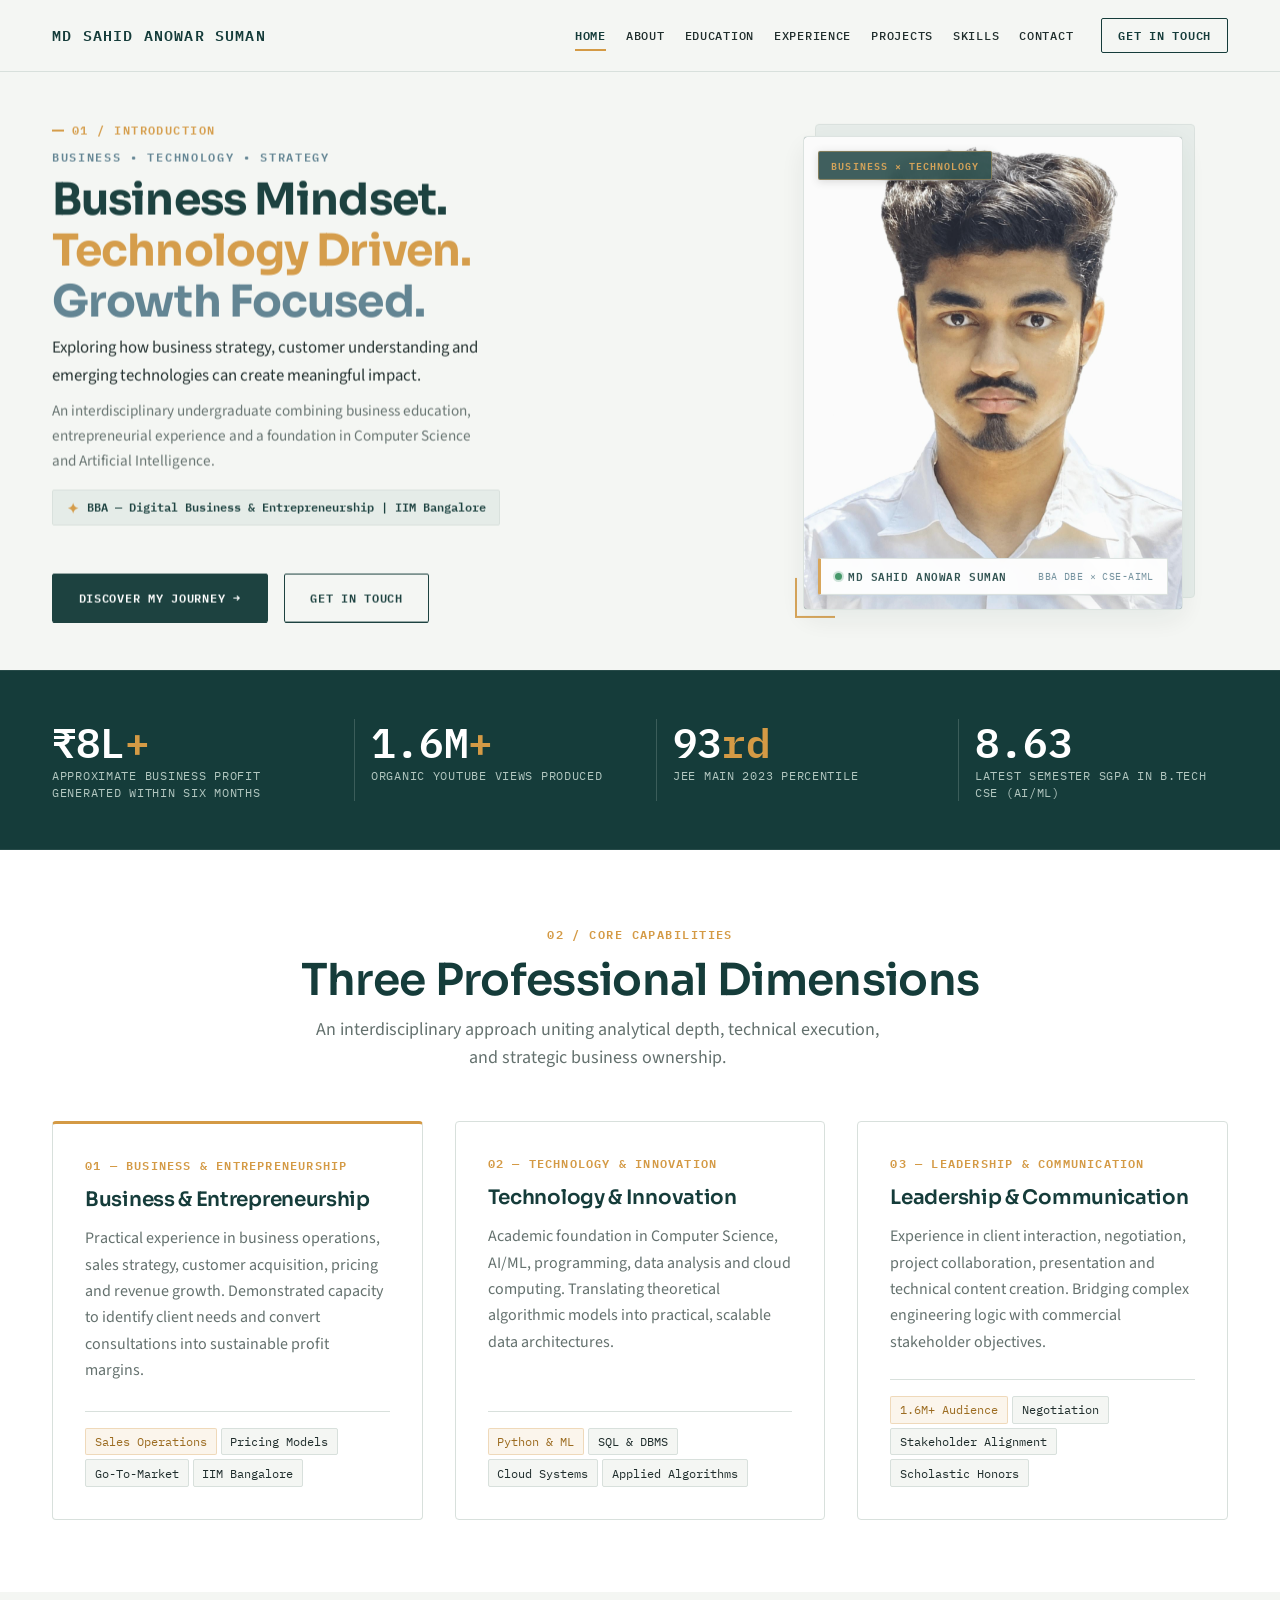
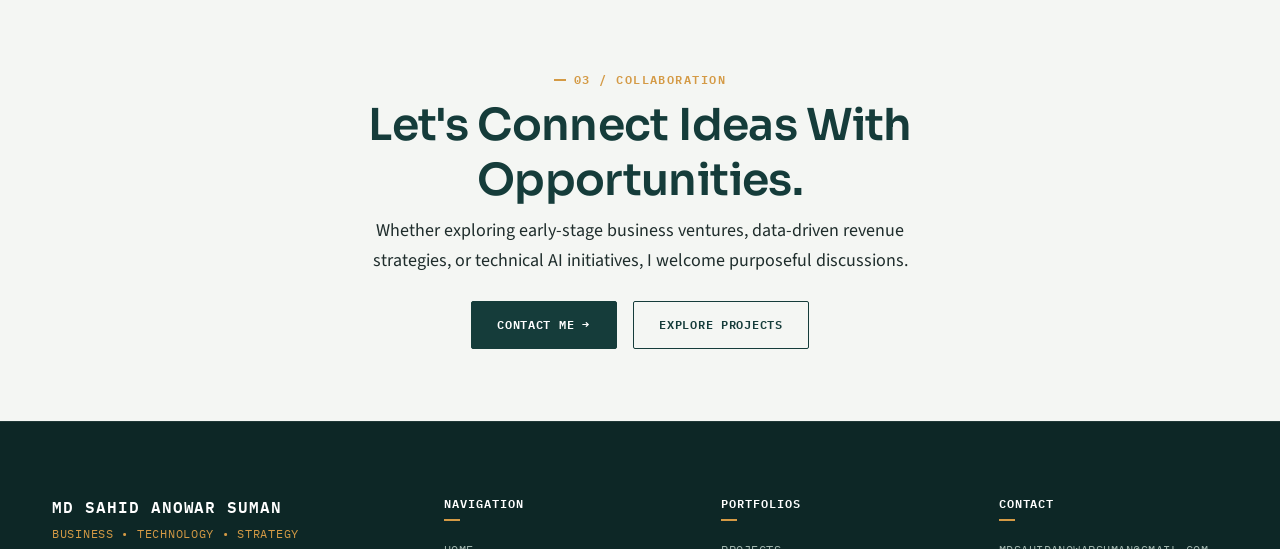
<file: index.html>
<!DOCTYPE html>
<html lang="en">
<head>
  <meta charset="UTF-8">
  <meta http-equiv="refresh" content="0; url=portfolio/index.html">
  <title>MD SAHID ANOWAR SUMAN — Executive Portfolio</title>
  <style>
    body {
      font-family: -apple-system, BlinkMacSystemFont, "Segoe UI", Roboto, sans-serif;
      background: #F4F6F3;
      color: #153C3A;
      display: flex;
      flex-direction: column;
      align-items: center;
      justify-content: center;
      height: 100vh;
      margin: 0;
      text-align: center;
      padding: 20px;
    }
    .btn {
      display: inline-block;
      margin-top: 15px;
      padding: 12px 26px;
      background: #153C3A;
      color: #FFFFFF;
      text-decoration: none;
      border-radius: 4px;
      font-weight: 600;
      letter-spacing: 0.05em;
      text-transform: uppercase;
      font-size: 0.85rem;
    }
  </style>
</head>
<body>
  <h1>MD SAHID ANOWAR SUMAN</h1>
  <p>Redirecting to Executive Personal Portfolio...</p>
  <p><a href="portfolio/index.html" class="btn">Enter Portfolio &rarr;</a></p>
</body>
</html>
</file>
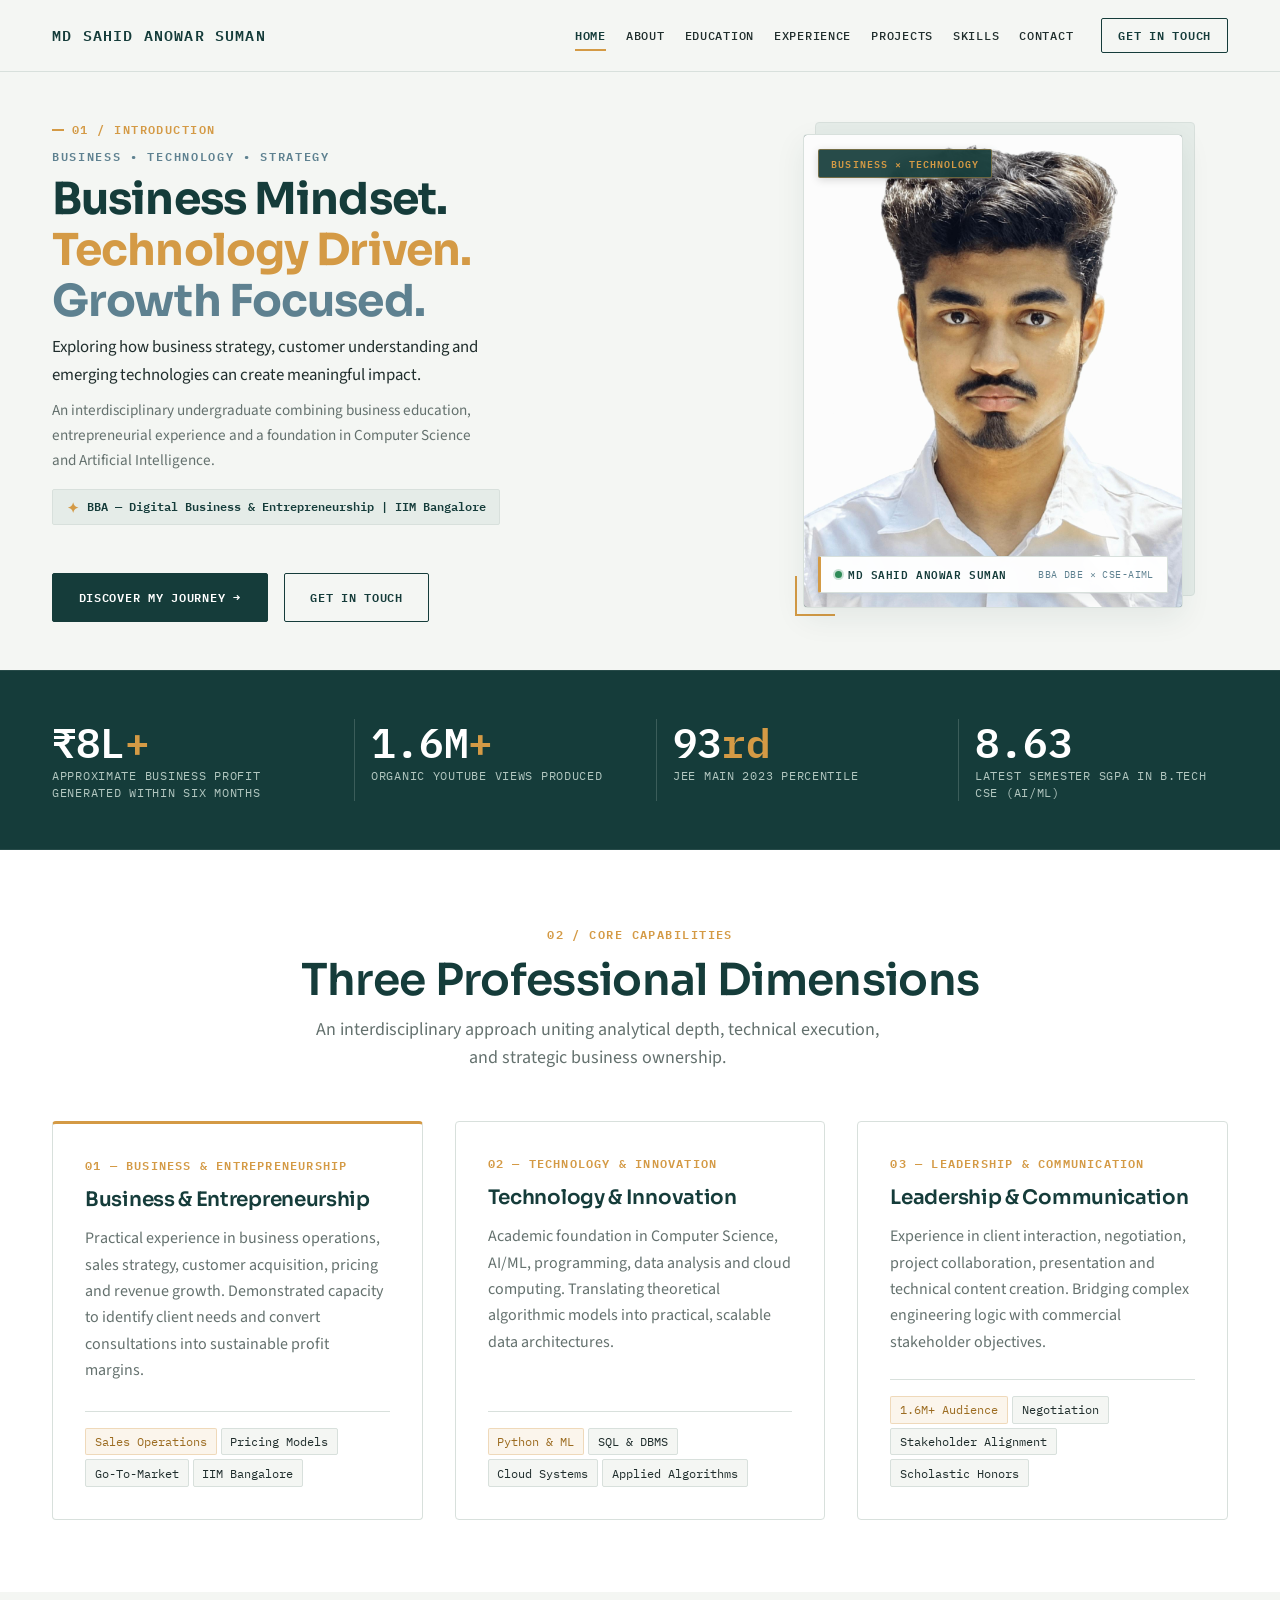
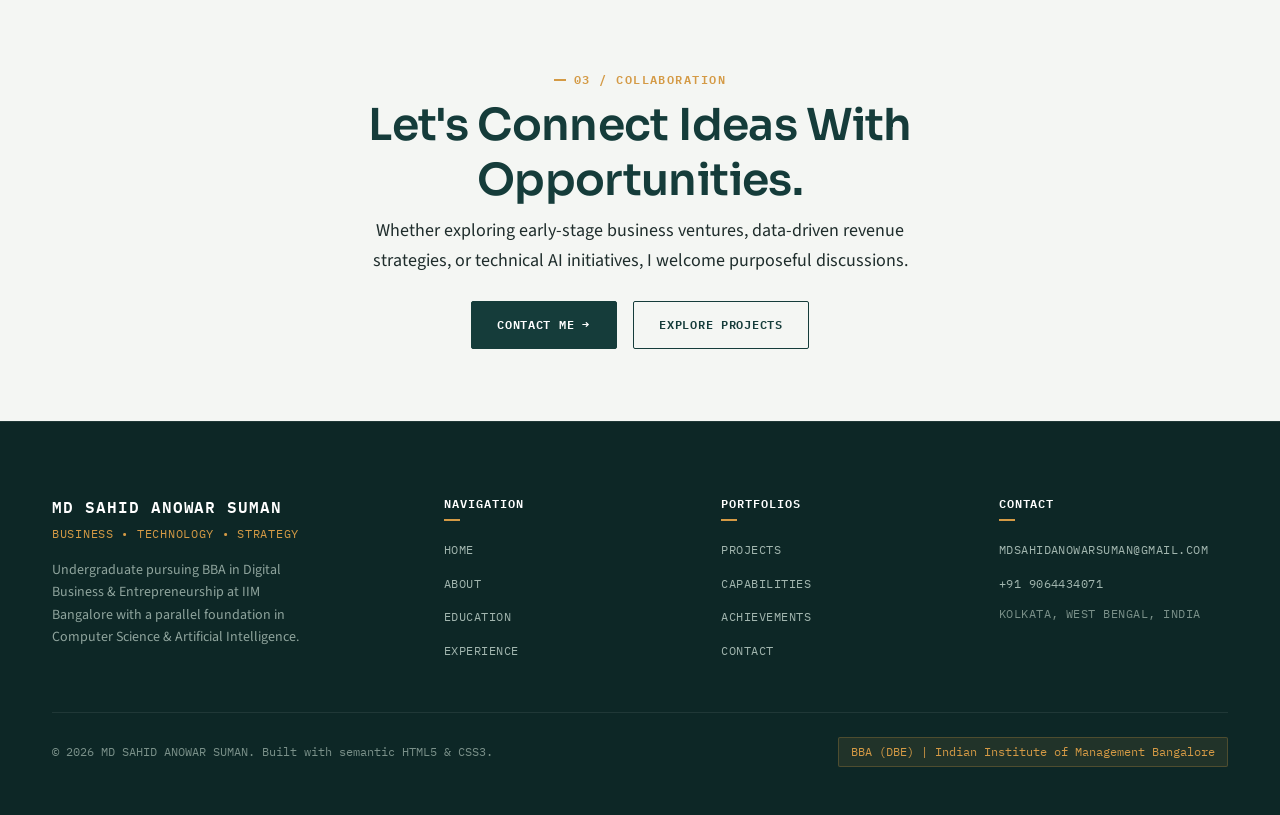
<file: portfolio/index.html>
<!DOCTYPE html>
<html lang="en">

<head>
  <meta charset="UTF-8">
  <meta name="viewport" content="width=device-width, initial-scale=1.0">
  <meta name="description"
    content="MD SAHID ANOWAR SUMAN — Executive Personal Portfolio. BBA in Digital Business & Entrepreneurship at IIM Bangalore with a foundation in Computer Science and Artificial Intelligence.">
  <meta name="keywords"
    content="MD SAHID ANOWAR SUMAN, IIM Bangalore, Business Strategy, Digital Business, Artificial Intelligence, Portfolio">
  <meta name="author" content="MD SAHID ANOWAR SUMAN">
  <title>MD SAHID ANOWAR SUMAN — Business, Technology &amp; Strategy</title>

  <!-- Master Stylesheet -->
  <link rel="stylesheet" href="css/style.css">
</head>

<body class="bg-cloud">

  <!-- =========================================================================
       SITE HEADER & COMPACT RESPONSIVE NAVIGATION
       Full Official Name: MD SAHID ANOWAR SUMAN (Non-negotiable)
       ========================================================================= -->
  <header class="site-header" role="banner">
    <div class="container nav-container">
      <a href="index.html" class="brand" aria-label="MD SAHID ANOWAR SUMAN Homepage">
        <span class="brand-name">MD SAHID ANOWAR SUMAN</span>
      </a>

      <nav class="nav-menu" role="navigation" aria-label="Primary Navigation">
        <a href="index.html" class="nav-link active" aria-current="page">Home</a>
        <a href="about.html" class="nav-link">About</a>
        <a href="education.html" class="nav-link">Education</a>
        <a href="experience.html" class="nav-link">Experience</a>
        <a href="projects.html" class="nav-link">Projects</a>
        <a href="skills.html" class="nav-link">Skills</a>
        <a href="contact.html" class="nav-link">Contact</a>
        <a href="contact.html" class="nav-cta">Get In Touch</a>
      </nav>
    </div>
  </header>

  <main id="main-content">
    <!-- =======================================================================
         HERO SECTION: EXECUTIVE PERSONAL INTRODUCTION & RESTORED PORTRAIT
         Balanced two-column layout with restored authentic photograph
         ======================================================================= -->
    <section class="section section-hero bg-cloud" aria-labelledby="hero-title">
      <div class="container">
        <div class="hero-split">

          <!-- Left Column: Personal Introduction & Positioning -->
          <div class="hero-content animate-fade-up">
            <span class="section-id">01 / INTRODUCTION</span>
            <div class="hero-preamble">Business • Technology • Strategy</div>

            <h1 id="hero-title" class="hero-title">
              Business Mindset.<br>
              <span class="text-gold">Technology Driven.</span><br>
              <span class="text-slate">Growth Focused.</span>
            </h1>

            <p class="hero-description">
              Exploring how business strategy, customer understanding and emerging technologies can create meaningful
              impact.
            </p>

            <p class="hero-additional-intro">
              An interdisciplinary undergraduate combining business education, entrepreneurial experience and a
              foundation in Computer Science and Artificial Intelligence.
            </p>

            <!-- Academic Identifier Badge -->
            <div class="hero-academic-badge">
              BBA — Digital Business &amp; Entrepreneurship | IIM Bangalore
            </div>

            <!-- Action Buttons -->
            <div class="btn-group">
              <a href="about.html" class="btn btn-primary btn-arrow">Discover My Journey</a>
              <a href="contact.html" class="btn btn-secondary">Get In Touch</a>
            </div>
          </div>

          <!-- Right Column: Restored Original Portrait Photograph with Executive Framing -->
          <div class="hero-portrait-wrapper animate-fade-up delay-1">
            <div class="hero-portrait-backdrop" aria-hidden="true"></div>
            <div class="hero-portrait-corner-gold" aria-hidden="true"></div>

            <div class="hero-portrait-card">
              <!-- Top Restrained Label -->
              <div class="hero-portrait-top-badge">
                Business &times; Technology
              </div>

              <!-- Portrait Photograph -->
              <div class="hero-portrait-frame">
                <img src="images/profile.jpg" alt="Portrait photograph of MD SAHID ANOWAR SUMAN"
                  class="hero-portrait-img" width="380" height="475">
              </div>

              <!-- Bottom Floating Information Pill -->
              <div class="hero-portrait-info-pill">
                <div class="info-pill-text">
                  <span class="status-dot-active" aria-hidden="true"></span>
                  MD SAHID ANOWAR SUMAN
                </div>
                <div class="info-pill-sub">
                  BBA DBE &times; CSE-AIML
                </div>
              </div>
            </div>
          </div>

        </div>
      </div>
    </section>

    <!-- =======================================================================
         ACHIEVEMENT STATISTICS STRIP
         Deep Evergreen background, large typographic numbers, subtle dividing lines
         ======================================================================= -->
    <section class="stats-strip" aria-label="Key Achievements and Verified Statistics">
      <div class="container">
        <div class="stats-grid">
          <div class="stat-cell">
            <div class="stat-number">₹8L<span class="highlight">+</span></div>
            <div class="stat-label">Approximate business profit generated within six months</div>
          </div>
          <div class="stat-cell">
            <div class="stat-number">1.6M<span class="highlight">+</span></div>
            <div class="stat-label">Organic YouTube views produced</div>
          </div>
          <div class="stat-cell">
            <div class="stat-number">93<span class="highlight">rd</span></div>
            <div class="stat-label">JEE Main 2023 percentile</div>
          </div>
          <div class="stat-cell">
            <div class="stat-number">8.63</div>
            <div class="stat-label">Latest semester SGPA in B.Tech CSE (AI/ML)</div>
          </div>
        </div>
      </div>
    </section>

    <!-- =======================================================================
         THREE PROFESSIONAL DIMENSIONS
         Structured, modern executive cards
         ======================================================================= -->
    <section class="section bg-white" aria-labelledby="dimensions-title">
      <div class="container">
        <div class="section-header center">
          <span class="section-id">02 / CORE CAPABILITIES</span>
          <h2 id="dimensions-title" class="section-title">Three Professional Dimensions</h2>
          <p class="section-subtitle">
            An interdisciplinary approach uniting analytical depth, technical execution, and strategic business
            ownership.
          </p>
        </div>

        <div class="dimensions-grid">
          <!-- Dimension 01: Business & Entrepreneurship -->
          <article class="dimension-card featured">
            <div class="dimension-num">01 — BUSINESS &amp; ENTREPRENEURSHIP</div>
            <h3 class="dimension-title">Business &amp; Entrepreneurship</h3>
            <p class="dimension-body">
              Practical experience in business operations, sales strategy, customer acquisition, pricing and revenue
              growth. Demonstrated capacity to identify client needs and convert consultations into sustainable profit
              margins.
            </p>
            <div class="dimension-tags">
              <span class="tag-pill gold">Sales Operations</span>
              <span class="tag-pill">Pricing Models</span>
              <span class="tag-pill">Go-To-Market</span>
              <span class="tag-pill">IIM Bangalore</span>
            </div>
          </article>

          <!-- Dimension 02: Technology & Innovation -->
          <article class="dimension-card">
            <div class="dimension-num">02 — TECHNOLOGY &amp; INNOVATION</div>
            <h3 class="dimension-title">Technology &amp; Innovation</h3>
            <p class="dimension-body">
              Academic foundation in Computer Science, AI/ML, programming, data analysis and cloud computing.
              Translating theoretical algorithmic models into practical, scalable data architectures.
            </p>
            <div class="dimension-tags">
              <span class="tag-pill gold">Python &amp; ML</span>
              <span class="tag-pill">SQL &amp; DBMS</span>
              <span class="tag-pill">Cloud Systems</span>
              <span class="tag-pill">Applied Algorithms</span>
            </div>
          </article>

          <!-- Dimension 03: Leadership & Communication -->
          <article class="dimension-card">
            <div class="dimension-num">03 — LEADERSHIP &amp; COMMUNICATION</div>
            <h3 class="dimension-title">Leadership &amp; Communication</h3>
            <p class="dimension-body">
              Experience in client interaction, negotiation, project collaboration, presentation and technical content
              creation. Bridging complex engineering logic with commercial stakeholder objectives.
            </p>
            <div class="dimension-tags">
              <span class="tag-pill gold">1.6M+ Audience</span>
              <span class="tag-pill">Negotiation</span>
              <span class="tag-pill">Stakeholder Alignment</span>
              <span class="tag-pill">Scholastic Honors</span>
            </div>
          </article>
        </div>
      </div>
    </section>

    <!-- =======================================================================
         HOMEPAGE CONCLUSION CTA
         "Let's Connect Ideas With Opportunities."
         ======================================================================= -->
    <section class="section bg-cloud" aria-label="Call to Action">
      <div class="container" style="text-align: center; max-width: 760px;">
        <span class="section-id">03 / COLLABORATION</span>
        <h2 class="section-title">Let's Connect Ideas With Opportunities.</h2>
        <p class="lead-text" style="margin-left: auto; margin-right: auto;">
          Whether exploring early-stage business ventures, data-driven revenue strategies, or technical AI initiatives,
          I welcome purposeful discussions.
        </p>
        <div class="btn-group" style="justify-content: center; margin-top: 1.5rem;">
          <a href="contact.html" class="btn btn-primary btn-arrow">Contact Me</a>
          <a href="projects.html" class="btn btn-secondary">Explore Projects</a>
        </div>
      </div>
    </section>
  </main>

  <!-- =========================================================================
       SITE FOOTER
       Official Full Name: MD SAHID ANOWAR SUMAN
       ========================================================================= -->
  <footer class="site-footer" role="contentinfo">
    <div class="container">
      <div class="footer-columns">

        <!-- Col 1: Full Personal Branding -->
        <div>
          <div class="footer-brand-title">MD SAHID ANOWAR SUMAN</div>
          <div class="footer-brand-subtitle">Business • Technology • Strategy</div>
          <p class="footer-brand-bio">
            Undergraduate pursuing BBA in Digital Business &amp; Entrepreneurship at IIM Bangalore with a parallel
            foundation in Computer Science &amp; Artificial Intelligence.
          </p>
        </div>

        <!-- Col 2: Navigation -->
        <div>
          <div class="footer-heading">Navigation</div>
          <ul class="footer-links-list">
            <li><a href="index.html" class="footer-link-item">Home</a></li>
            <li><a href="about.html" class="footer-link-item">About</a></li>
            <li><a href="education.html" class="footer-link-item">Education</a></li>
            <li><a href="experience.html" class="footer-link-item">Experience</a></li>
          </ul>
        </div>

        <!-- Col 3: Work & Portfolio -->
        <div>
          <div class="footer-heading">Portfolios</div>
          <ul class="footer-links-list">
            <li><a href="projects.html" class="footer-link-item">Projects</a></li>
            <li><a href="skills.html" class="footer-link-item">Capabilities</a></li>
            <li><a href="skills.html#achievements" class="footer-link-item">Achievements</a></li>
            <li><a href="contact.html" class="footer-link-item">Contact</a></li>
          </ul>
        </div>

        <!-- Col 4: Contact & Location -->
        <div>
          <div class="footer-heading">Contact</div>
          <ul class="footer-links-list">
            <li><a href="mailto:mdsahidanowarsuman@gmail.com" class="footer-link-item">mdsahidanowarsuman@gmail.com</a>
            </li>
            <li><a href="tel:+919064434071" class="footer-link-item">+91 9064434071</a></li>
            <li class="footer-link-item" style="color: #7A9089;">Kolkata, West Bengal, India</li>
          </ul>
        </div>

      </div>

      <div class="footer-sub-bar">
        <div class="footer-copyright">
          &copy; 2026 MD SAHID ANOWAR SUMAN. Built with semantic HTML5 &amp; CSS3.
        </div>
        <div class="footer-academic-pill">
          BBA (DBE) | Indian Institute of Management Bangalore
        </div>
      </div>
    </div>
  </footer>

</body>

</html>
</file>
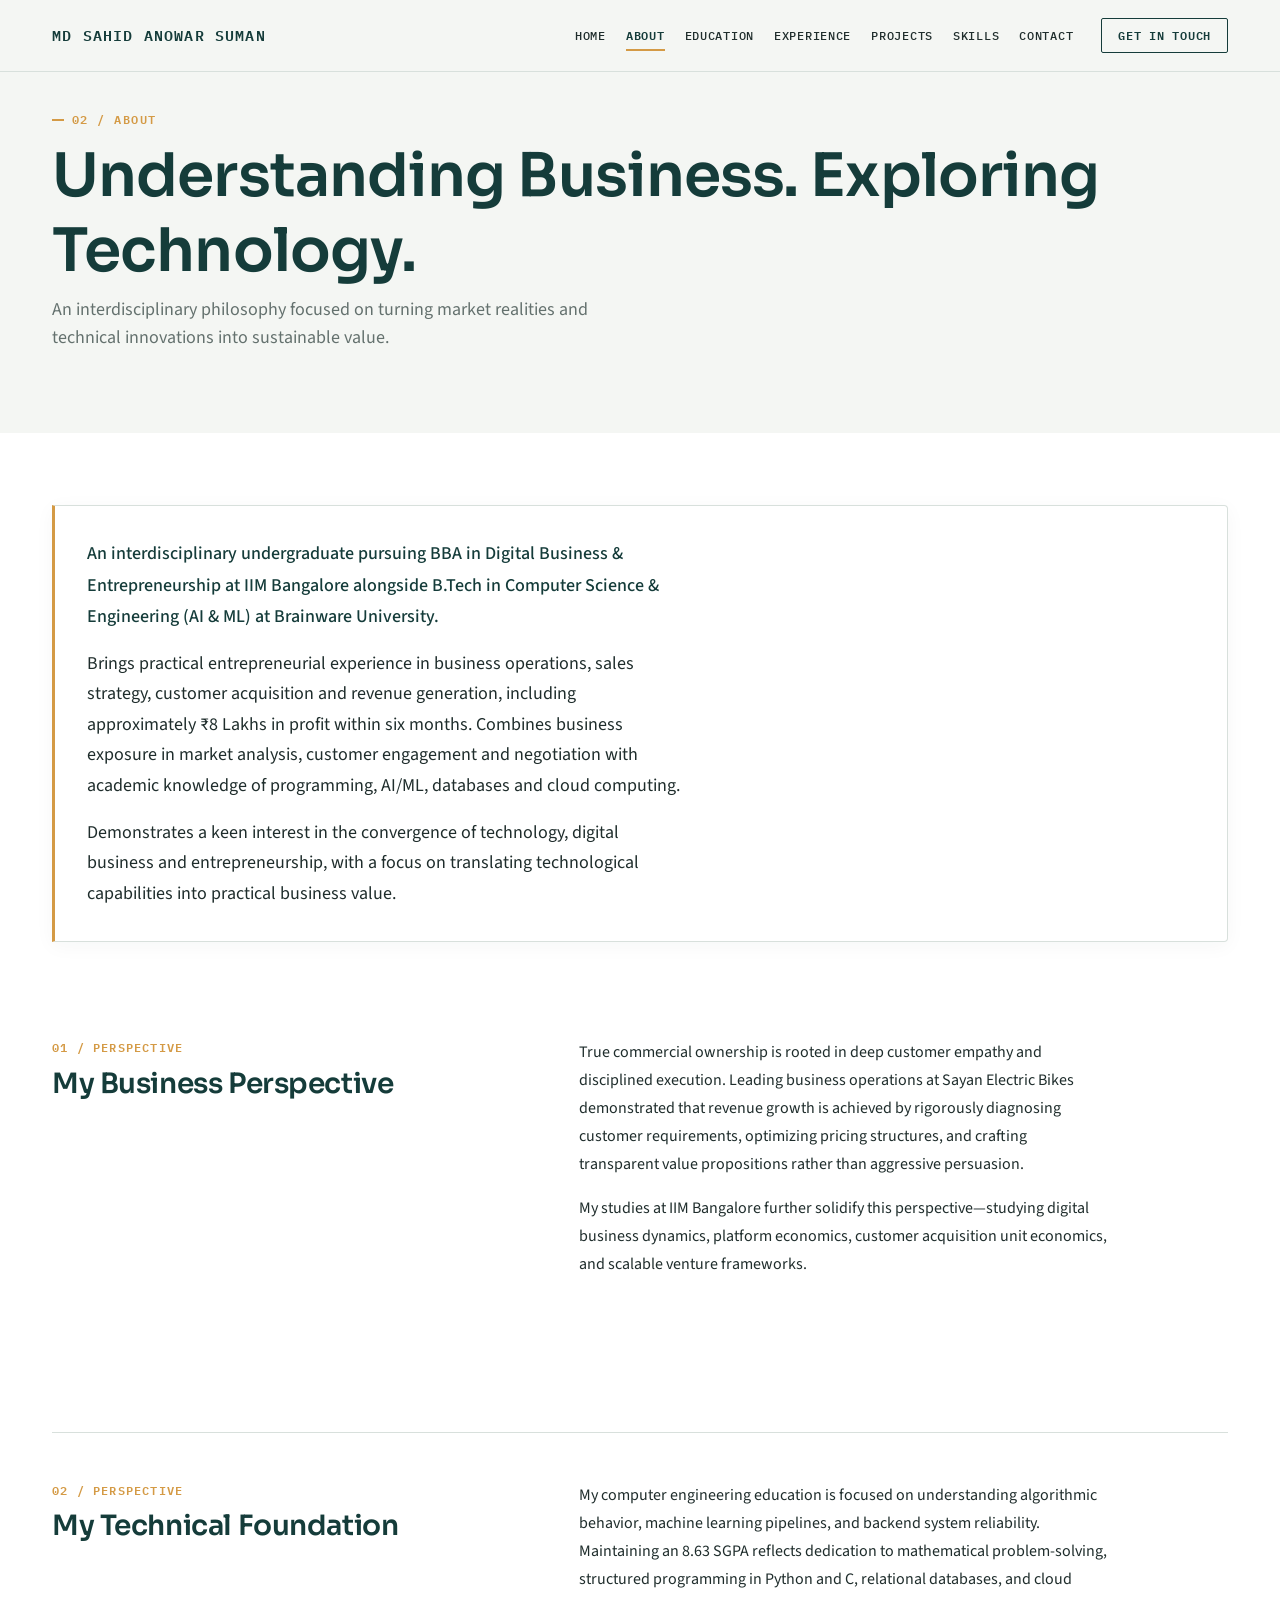
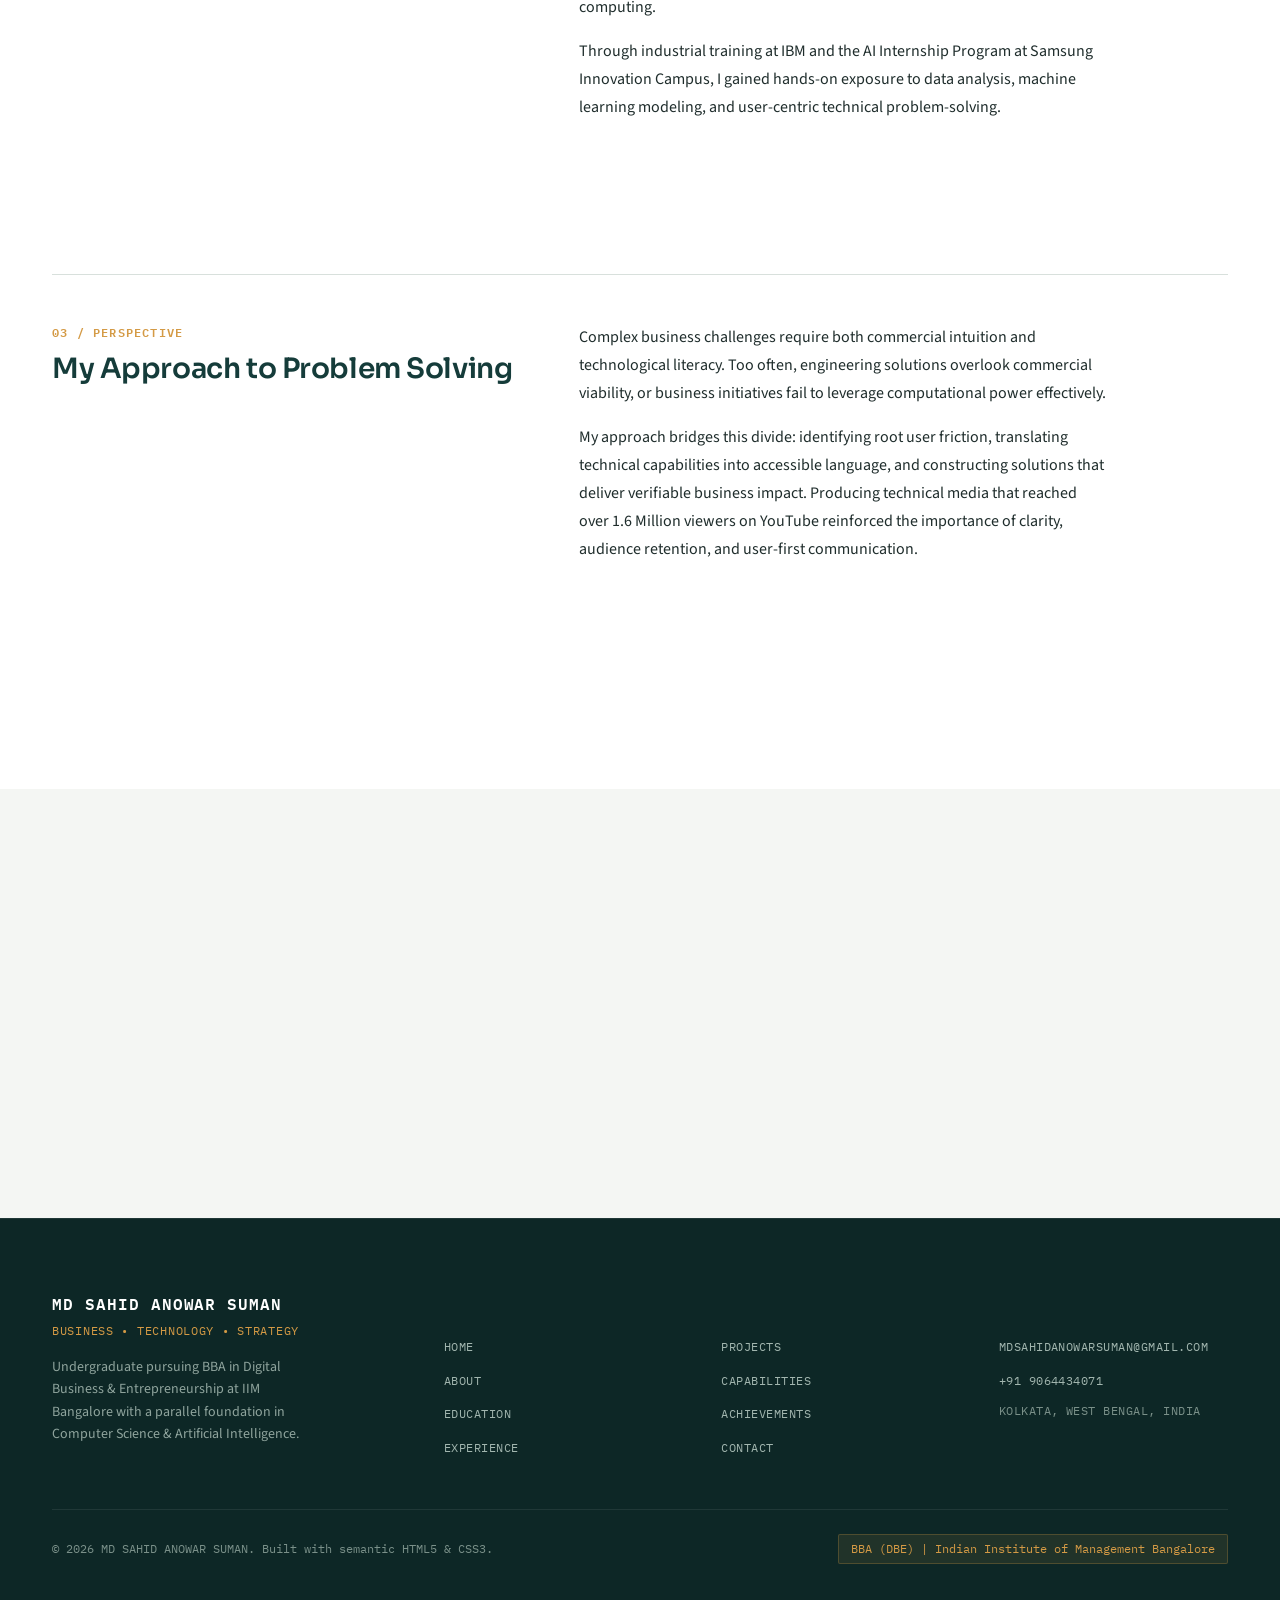
<file: portfolio/about.html>
<!DOCTYPE html>
<html lang="en">
<head>
  <meta charset="UTF-8">
  <meta name="viewport" content="width=device-width, initial-scale=1.0">
  <meta name="description" content="About MD SAHID ANOWAR SUMAN — Understanding Business, Exploring Technology. Strategic acumen, sales leadership, and machine learning foundations.">
  <meta name="author" content="MD SAHID ANOWAR SUMAN">
  <title>About — MD SAHID ANOWAR SUMAN</title>
  
  <!-- Master Stylesheet -->
  <link rel="stylesheet" href="css/style.css">
</head>
<body class="bg-cloud">

  <!-- =========================================================================
       SITE HEADER & COMPACT RESPONSIVE NAVIGATION
       Full Official Name: MD SAHID ANOWAR SUMAN
       ========================================================================= -->
  <header class="site-header" role="banner">
    <div class="container nav-container">
      <a href="index.html" class="brand" aria-label="MD SAHID ANOWAR SUMAN Homepage">
        <span class="brand-name">MD SAHID ANOWAR SUMAN</span>
      </a>

      <nav class="nav-menu" role="navigation" aria-label="Primary Navigation">
        <a href="index.html" class="nav-link">Home</a>
        <a href="about.html" class="nav-link active" aria-current="page">About</a>
        <a href="education.html" class="nav-link">Education</a>
        <a href="experience.html" class="nav-link">Experience</a>
        <a href="projects.html" class="nav-link">Projects</a>
        <a href="skills.html" class="nav-link">Skills</a>
        <a href="contact.html" class="nav-link">Contact</a>
        <a href="contact.html" class="nav-cta">Get In Touch</a>
      </nav>
    </div>
  </header>

  <main id="main-content">
    <!-- =======================================================================
         PAGE HEADER
         ======================================================================= -->
    <section class="section section-tight bg-cloud" aria-labelledby="page-title">
      <div class="container">
        <div class="section-header">
          <span class="section-id">02 / ABOUT</span>
          <h1 id="page-title" class="section-title">Understanding Business. Exploring Technology.</h1>
          <p class="section-subtitle">
            An interdisciplinary philosophy focused on turning market realities and technical innovations into sustainable value.
          </p>
        </div>
      </div>
    </section>

    <!-- =======================================================================
         PROFESSIONAL SUMMARY & THREE PERSPECTIVES
         ======================================================================= -->
    <section class="section bg-white" aria-labelledby="summary-box-title">
      <div class="container">
        
        <!-- Professional Summary Box -->
        <div class="editorial-quote-box animate-fade-up">
          <h2 id="summary-box-title" class="visually-hidden" style="position: absolute; width: 1px; height: 1px; margin: -1px; overflow: hidden; clip: rect(0,0,0,0); border: 0;">Professional Summary</h2>
          <p class="editorial-quote-lead">
            An interdisciplinary undergraduate pursuing BBA in Digital Business &amp; Entrepreneurship at IIM Bangalore alongside B.Tech in Computer Science &amp; Engineering (AI &amp; ML) at Brainware University.
          </p>
          <p class="lead-text">
            Brings practical entrepreneurial experience in business operations, sales strategy, customer acquisition and revenue generation, including approximately ₹8 Lakhs in profit within six months. Combines business exposure in market analysis, customer engagement and negotiation with academic knowledge of programming, AI/ML, databases and cloud computing.
          </p>
          <p class="lead-text" style="margin-top: 1rem;">
            Demonstrates a keen interest in the convergence of technology, digital business and entrepreneurship, with a focus on translating technological capabilities into practical business value.
          </p>
        </div>

        <!-- Three Visually Distinct Content Sections -->
        <div class="perspectives-flow">
          
          <!-- 01 — MY BUSINESS PERSPECTIVE -->
          <article class="perspective-block">
            <div class="perspective-header">
              <span class="perspective-num">01 / PERSPECTIVE</span>
              <h2 class="perspective-title">My Business Perspective</h2>
            </div>
            <div class="perspective-content">
              <p>
                True commercial ownership is rooted in deep customer empathy and disciplined execution. Leading business operations at Sayan Electric Bikes demonstrated that revenue growth is achieved by rigorously diagnosing customer requirements, optimizing pricing structures, and crafting transparent value propositions rather than aggressive persuasion.
              </p>
              <p>
                My studies at IIM Bangalore further solidify this perspective—studying digital business dynamics, platform economics, customer acquisition unit economics, and scalable venture frameworks.
              </p>
              <ul class="bullet-list">
                <li>End-to-end sales strategy, customer acquisition, and pricing models.</li>
                <li>Budget-aligned product consultation and negotiation based on mutual value.</li>
                <li>Digital business model analysis and venture strategy under IIM Bangalore.</li>
              </ul>
            </div>
          </article>

          <!-- 02 — MY TECHNICAL FOUNDATION -->
          <article class="perspective-block">
            <div class="perspective-header">
              <span class="perspective-num">02 / PERSPECTIVE</span>
              <h2 class="perspective-title">My Technical Foundation</h2>
            </div>
            <div class="perspective-content">
              <p>
                My computer engineering education is focused on understanding algorithmic behavior, machine learning pipelines, and backend system reliability. Maintaining an 8.63 SGPA reflects dedication to mathematical problem-solving, structured programming in Python and C, relational databases, and cloud computing.
              </p>
              <p>
                Through industrial training at IBM and the AI Internship Program at Samsung Innovation Campus, I gained hands-on exposure to data analysis, machine learning modeling, and user-centric technical problem-solving.
              </p>
              <ul class="bullet-list">
                <li>Strong programming in Python, C, SQL, and database management systems.</li>
                <li>Foundational machine learning, data visualization, and cloud systems knowledge.</li>
                <li>Experience analyzing AI/ML problem statements within corporate training programs.</li>
              </ul>
            </div>
          </article>

          <!-- 03 — MY APPROACH TO PROBLEM SOLVING -->
          <article class="perspective-block">
            <div class="perspective-header">
              <span class="perspective-num">03 / PERSPECTIVE</span>
              <h2 class="perspective-title">My Approach to Problem Solving</h2>
            </div>
            <div class="perspective-content">
              <p>
                Complex business challenges require both commercial intuition and technological literacy. Too often, engineering solutions overlook commercial viability, or business initiatives fail to leverage computational power effectively.
              </p>
              <p>
                My approach bridges this divide: identifying root user friction, translating technical capabilities into accessible language, and constructing solutions that deliver verifiable business impact. Producing technical media that reached over 1.6 Million viewers on YouTube reinforced the importance of clarity, audience retention, and user-first communication.
              </p>
              <ul class="bullet-list">
                <li>Synthesizing technical constraints into viable commercial strategies.</li>
                <li>Iterative experimentation anchored in measurable performance data.</li>
                <li>Clear, concise communication across both technical and business stakeholders.</li>
              </ul>
            </div>
          </article>

        </div>

      </div>
    </section>

    <!-- =======================================================================
         NEXT PATHWAY BANNER
         ======================================================================= -->
    <section class="section bg-cloud" aria-label="Explore Further">
      <div class="container" style="text-align: center; max-width: 680px;">
        <span class="section-id">04 / CREDENTIALS</span>
        <h2 class="section-title">Review Academic &amp; Field Milestones</h2>
        <p class="lead-text" style="margin-left: auto; margin-right: auto;">
          Explore verified academic records at IIM Bangalore and Brainware University, or review documented operational experience.
        </p>
        <div class="btn-group" style="justify-content: center; margin-top: 1.5rem;">
          <a href="education.html" class="btn btn-primary btn-arrow">Academic Journey</a>
          <a href="experience.html" class="btn btn-secondary btn-arrow">Professional Milestones</a>
        </div>
      </div>
    </section>
  </main>

  <!-- =========================================================================
       SITE FOOTER
       Official Full Name: MD SAHID ANOWAR SUMAN
       ========================================================================= -->
  <footer class="site-footer" role="contentinfo">
    <div class="container">
      <div class="footer-columns">
        
        <div>
          <div class="footer-brand-title">MD SAHID ANOWAR SUMAN</div>
          <div class="footer-brand-subtitle">Business • Technology • Strategy</div>
          <p class="footer-brand-bio">
            Undergraduate pursuing BBA in Digital Business &amp; Entrepreneurship at IIM Bangalore with a parallel foundation in Computer Science &amp; Artificial Intelligence.
          </p>
        </div>

        <div>
          <div class="footer-heading">Navigation</div>
          <ul class="footer-links-list">
            <li><a href="index.html" class="footer-link-item">Home</a></li>
            <li><a href="about.html" class="footer-link-item">About</a></li>
            <li><a href="education.html" class="footer-link-item">Education</a></li>
            <li><a href="experience.html" class="footer-link-item">Experience</a></li>
          </ul>
        </div>

        <div>
          <div class="footer-heading">Portfolios</div>
          <ul class="footer-links-list">
            <li><a href="projects.html" class="footer-link-item">Projects</a></li>
            <li><a href="skills.html" class="footer-link-item">Capabilities</a></li>
            <li><a href="skills.html#achievements" class="footer-link-item">Achievements</a></li>
            <li><a href="contact.html" class="footer-link-item">Contact</a></li>
          </ul>
        </div>

        <div>
          <div class="footer-heading">Contact</div>
          <ul class="footer-links-list">
            <li><a href="mailto:mdsahidanowarsuman@gmail.com" class="footer-link-item">mdsahidanowarsuman@gmail.com</a></li>
            <li><a href="tel:+919064434071" class="footer-link-item">+91 9064434071</a></li>
            <li class="footer-link-item" style="color: #7A9089;">Kolkata, West Bengal, India</li>
          </ul>
        </div>

      </div>

      <div class="footer-sub-bar">
        <div class="footer-copyright">
          &copy; 2026 MD SAHID ANOWAR SUMAN. Built with semantic HTML5 &amp; CSS3.
        </div>
        <div class="footer-academic-pill">
          BBA (DBE) | Indian Institute of Management Bangalore
        </div>
      </div>
    </div>
  </footer>

</body>
</html>
</file>
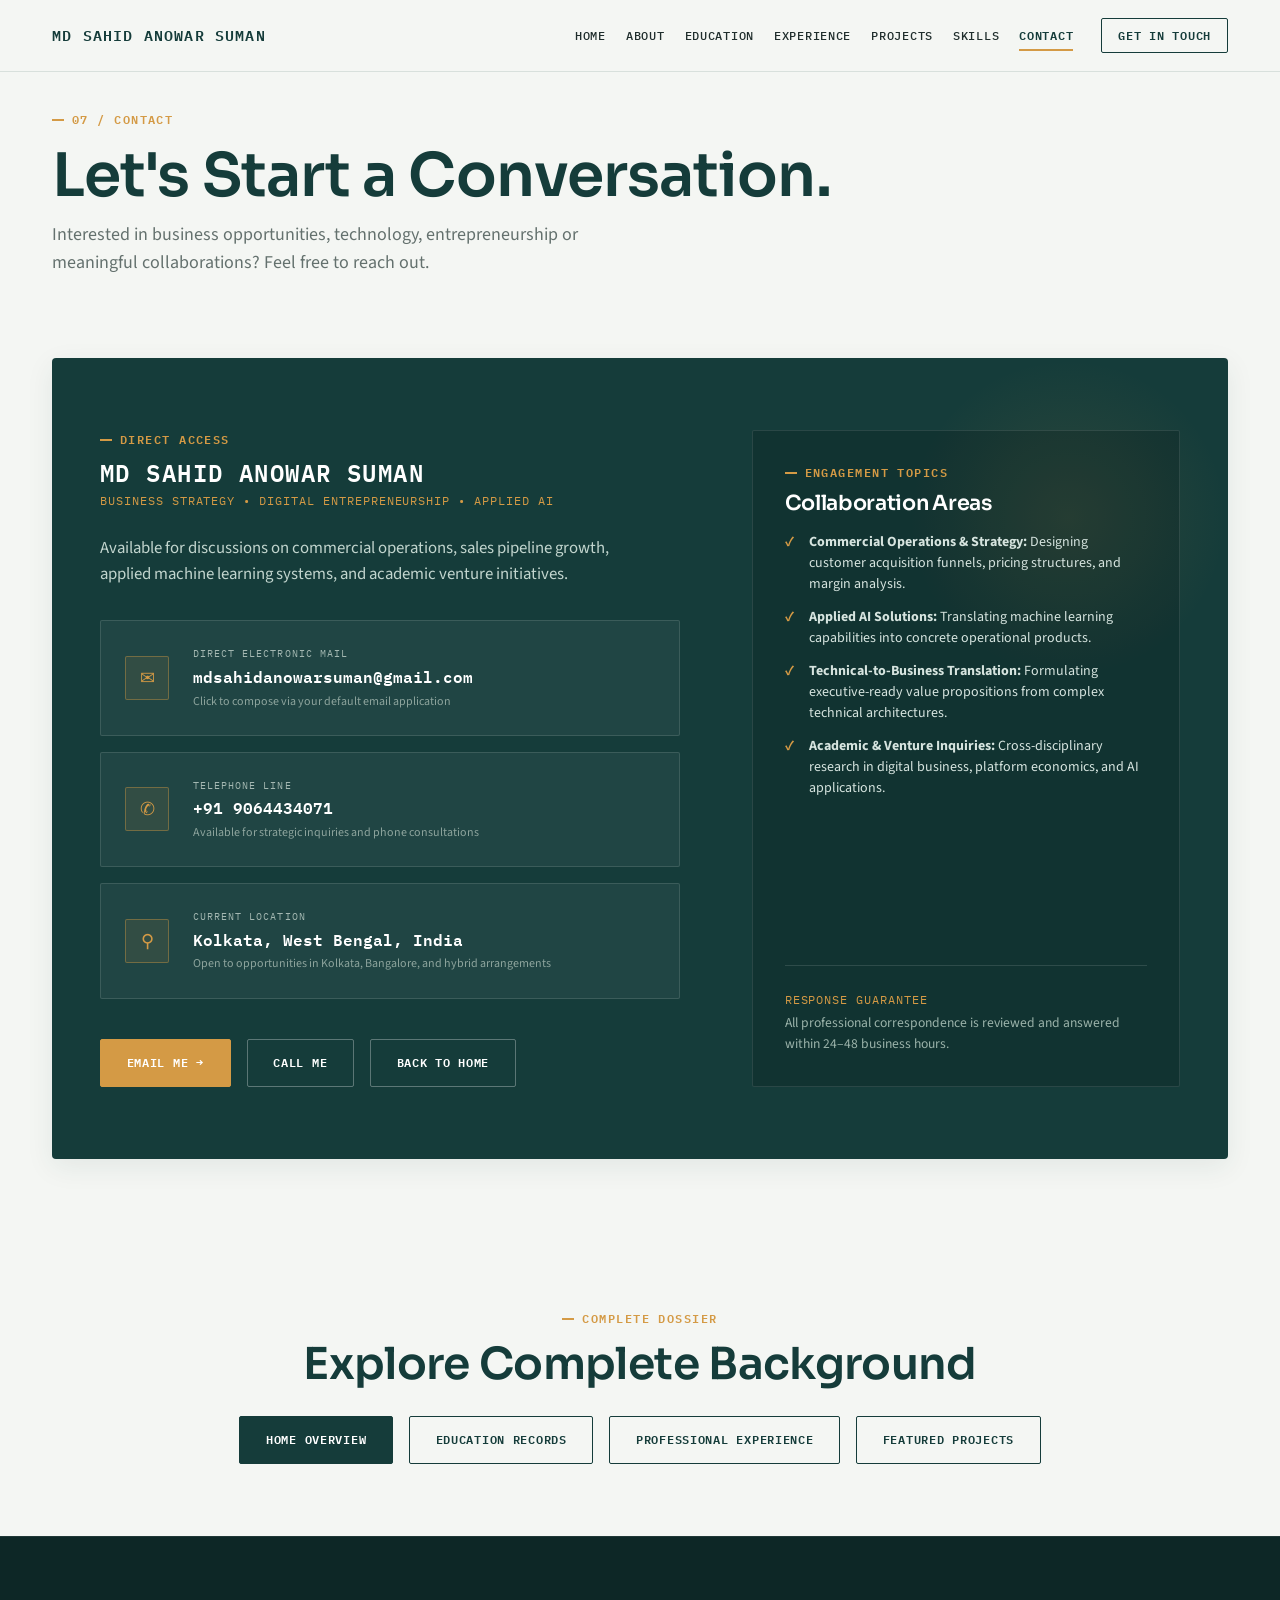
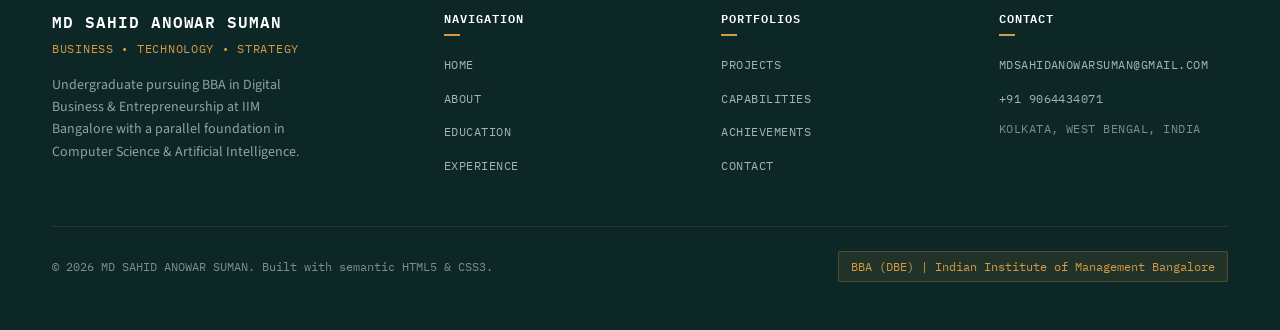
<file: portfolio/contact.html>
<!DOCTYPE html>
<html lang="en">
<head>
  <meta charset="UTF-8">
  <meta name="viewport" content="width=device-width, initial-scale=1.0">
  <meta name="description" content="Contact MD SAHID ANOWAR SUMAN — Direct communication channels for business ventures, technology collaboration, and strategic advisory.">
  <meta name="author" content="MD SAHID ANOWAR SUMAN">
  <title>Contact — MD SAHID ANOWAR SUMAN</title>
  
  <!-- Master Stylesheet -->
  <link rel="stylesheet" href="css/style.css">
</head>
<body class="bg-cloud">

  <!-- =========================================================================
       SITE HEADER & COMPACT RESPONSIVE NAVIGATION
       Full Official Name: MD SAHID ANOWAR SUMAN
       ========================================================================= -->
  <header class="site-header" role="banner">
    <div class="container nav-container">
      <a href="index.html" class="brand" aria-label="MD SAHID ANOWAR SUMAN Homepage">
        <span class="brand-name">MD SAHID ANOWAR SUMAN</span>
      </a>

      <nav class="nav-menu" role="navigation" aria-label="Primary Navigation">
        <a href="index.html" class="nav-link">Home</a>
        <a href="about.html" class="nav-link">About</a>
        <a href="education.html" class="nav-link">Education</a>
        <a href="experience.html" class="nav-link">Experience</a>
        <a href="projects.html" class="nav-link">Projects</a>
        <a href="skills.html" class="nav-link">Skills</a>
        <a href="contact.html" class="nav-link active" aria-current="page">Contact</a>
        <a href="contact.html" class="nav-cta">Get In Touch</a>
      </nav>
    </div>
  </header>

  <main id="main-content">
    <!-- =======================================================================
         PAGE HEADER
         ======================================================================= -->
    <section class="section section-tight bg-cloud" aria-labelledby="page-title">
      <div class="container">
        <div class="section-header">
          <span class="section-id">07 / CONTACT</span>
          <h1 id="page-title" class="section-title">Let's Start a Conversation.</h1>
          <p class="section-subtitle">
            Interested in business opportunities, technology, entrepreneurship or meaningful collaborations? Feel free to reach out.
          </p>
        </div>
      </div>
    </section>

    <!-- =======================================================================
         DEEP EVERGREEN EXECUTIVE CONTACT SECTION
         Different visual design: Deep Evergreen with light typography & gold highlights
         ======================================================================= -->
    <section class="section bg-cloud" style="padding-top: 0;" aria-label="Direct Communication Channels">
      <div class="container">
        <div class="contact-executive-section animate-fade-up">
          <div class="contact-layout">

            <!-- Left Column: Official Contact Identity & Functional Touchpoints -->
            <div class="contact-lead-block">
              <span class="section-id light">DIRECT ACCESS</span>
              <h2 class="contact-name-title">MD SAHID ANOWAR SUMAN</h2>
              <div class="contact-tagline">Business Strategy • Digital Entrepreneurship • Applied AI</div>

              <p style="color: #C2D5CE; font-size: 1.05rem; line-height: 1.6; margin-bottom: 2rem;">
                Available for discussions on commercial operations, sales pipeline growth, applied machine learning systems, and academic venture initiatives.
              </p>

              <!-- Interactive Contact Cards -->
              <div class="contact-cards-group">
                
                <!-- Email Channel -->
                <a href="mailto:mdsahidanowarsuman@gmail.com" class="contact-interactive-card" aria-label="Send Email to mdsahidanowarsuman@gmail.com">
                  <div class="contact-icon-wrapper" aria-hidden="true">✉</div>
                  <div class="contact-card-text">
                    <span class="contact-card-type">Direct Electronic Mail</span>
                    <div class="contact-card-val">mdsahidanowarsuman@gmail.com</div>
                    <div class="contact-card-hint">Click to compose via your default email application</div>
                  </div>
                </a>

                <!-- Telephone Channel -->
                <a href="tel:+919064434071" class="contact-interactive-card" aria-label="Call +91 9064434071">
                  <div class="contact-icon-wrapper" aria-hidden="true">✆</div>
                  <div class="contact-card-text">
                    <span class="contact-card-type">Telephone Line</span>
                    <div class="contact-card-val">+91 9064434071</div>
                    <div class="contact-card-hint">Available for strategic inquiries and phone consultations</div>
                  </div>
                </a>

                <!-- Physical Residence -->
                <div class="contact-interactive-card" style="cursor: default;">
                  <div class="contact-icon-wrapper" aria-hidden="true">⚲</div>
                  <div class="contact-card-text">
                    <span class="contact-card-type">Current Location</span>
                    <div class="contact-card-val">Kolkata, West Bengal, India</div>
                    <div class="contact-card-hint">Open to opportunities in Kolkata, Bangalore, and hybrid arrangements</div>
                  </div>
                </div>

              </div>

              <!-- Action Links Group -->
              <div class="btn-group" style="margin-top: 0.5rem;">
                <a href="mailto:mdsahidanowarsuman@gmail.com" class="btn btn-gold btn-arrow">Email Me</a>
                <a href="tel:+919064434071" class="btn btn-secondary" style="border-color: rgba(255,255,255,0.3); color: #FFFFFF;">Call Me</a>
                <a href="index.html" class="btn btn-secondary" style="border-color: rgba(255,255,255,0.3); color: #FFFFFF;">Back to Home</a>
              </div>
            </div>

            <!-- Right Column: Strategic Collaboration Spheres -->
            <div class="contact-side-panel">
              <span class="section-id light" style="margin-bottom: 0.5rem;">ENGAGEMENT TOPICS</span>
              <h3 class="contact-side-title">Collaboration Areas</h3>
              
              <ul class="contact-checklist-group">
                <li><strong>Commercial Operations &amp; Strategy:</strong> Designing customer acquisition funnels, pricing structures, and margin analysis.</li>
                <li><strong>Applied AI Solutions:</strong> Translating machine learning capabilities into concrete operational products.</li>
                <li><strong>Technical-to-Business Translation:</strong> Formulating executive-ready value propositions from complex technical architectures.</li>
                <li><strong>Academic &amp; Venture Inquiries:</strong> Cross-disciplinary research in digital business, platform economics, and AI applications.</li>
              </ul>

              <div style="margin-top: auto; padding-top: 1.5rem; border-top: 1px solid rgba(255,255,255,0.12);">
                <div style="font-family: var(--font-mono); font-size: 0.75rem; text-transform: uppercase; color: var(--color-accent-gold); letter-spacing: 0.08em; margin-bottom: 4px;">
                  Response Guarantee
                </div>
                <p style="font-size: 0.85rem; color: #9AB2A9; margin: 0; line-height: 1.5;">
                  All professional correspondence is reviewed and answered within 24–48 business hours.
                </p>
              </div>
            </div>

          </div>
        </div>
      </div>
    </section>

    <!-- =======================================================================
         EXPLORE OTHER PAGES
         ======================================================================= -->
    <section class="section bg-cloud" aria-label="Review Other Sections">
      <div class="container" style="text-align: center;">
        <span class="section-id">COMPLETE DOSSIER</span>
        <h2 class="section-title">Explore Complete Background</h2>
        <div class="btn-group" style="justify-content: center; margin-top: 1.5rem;">
          <a href="index.html" class="btn btn-primary">Home Overview</a>
          <a href="education.html" class="btn btn-secondary">Education Records</a>
          <a href="experience.html" class="btn btn-secondary">Professional Experience</a>
          <a href="projects.html" class="btn btn-secondary">Featured Projects</a>
        </div>
      </div>
    </section>
  </main>

  <!-- =========================================================================
       SITE FOOTER
       Official Full Name: MD SAHID ANOWAR SUMAN
       ========================================================================= -->
  <footer class="site-footer" role="contentinfo">
    <div class="container">
      <div class="footer-columns">
        
        <div>
          <div class="footer-brand-title">MD SAHID ANOWAR SUMAN</div>
          <div class="footer-brand-subtitle">Business • Technology • Strategy</div>
          <p class="footer-brand-bio">
            Undergraduate pursuing BBA in Digital Business &amp; Entrepreneurship at IIM Bangalore with a parallel foundation in Computer Science &amp; Artificial Intelligence.
          </p>
        </div>

        <div>
          <div class="footer-heading">Navigation</div>
          <ul class="footer-links-list">
            <li><a href="index.html" class="footer-link-item">Home</a></li>
            <li><a href="about.html" class="footer-link-item">About</a></li>
            <li><a href="education.html" class="footer-link-item">Education</a></li>
            <li><a href="experience.html" class="footer-link-item">Experience</a></li>
          </ul>
        </div>

        <div>
          <div class="footer-heading">Portfolios</div>
          <ul class="footer-links-list">
            <li><a href="projects.html" class="footer-link-item">Projects</a></li>
            <li><a href="skills.html" class="footer-link-item">Capabilities</a></li>
            <li><a href="skills.html#achievements" class="footer-link-item">Achievements</a></li>
            <li><a href="contact.html" class="footer-link-item">Contact</a></li>
          </ul>
        </div>

        <div>
          <div class="footer-heading">Contact</div>
          <ul class="footer-links-list">
            <li><a href="mailto:mdsahidanowarsuman@gmail.com" class="footer-link-item">mdsahidanowarsuman@gmail.com</a></li>
            <li><a href="tel:+919064434071" class="footer-link-item">+91 9064434071</a></li>
            <li class="footer-link-item" style="color: #7A9089;">Kolkata, West Bengal, India</li>
          </ul>
        </div>

      </div>

      <div class="footer-sub-bar">
        <div class="footer-copyright">
          &copy; 2026 MD SAHID ANOWAR SUMAN. Built with semantic HTML5 &amp; CSS3.
        </div>
        <div class="footer-academic-pill">
          BBA (DBE) | Indian Institute of Management Bangalore
        </div>
      </div>
    </div>
  </footer>

</body>
</html>
</file>
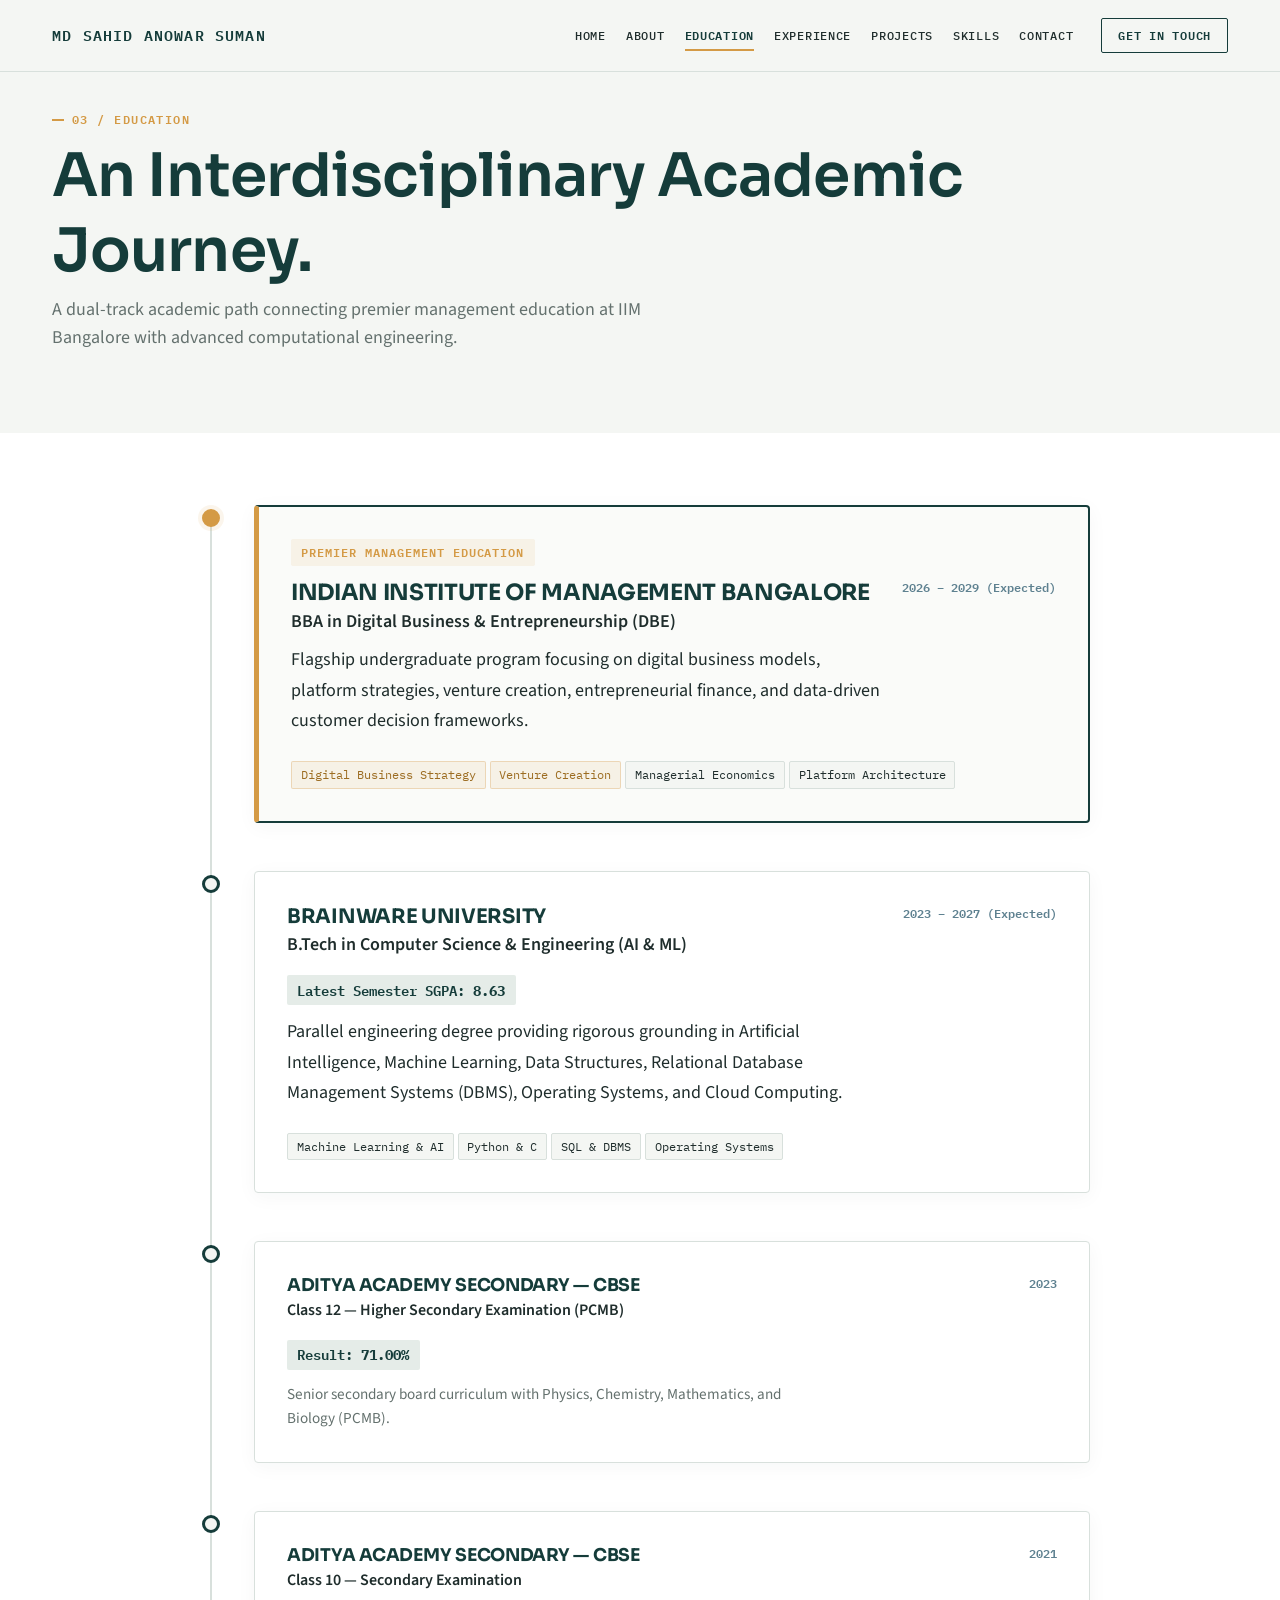
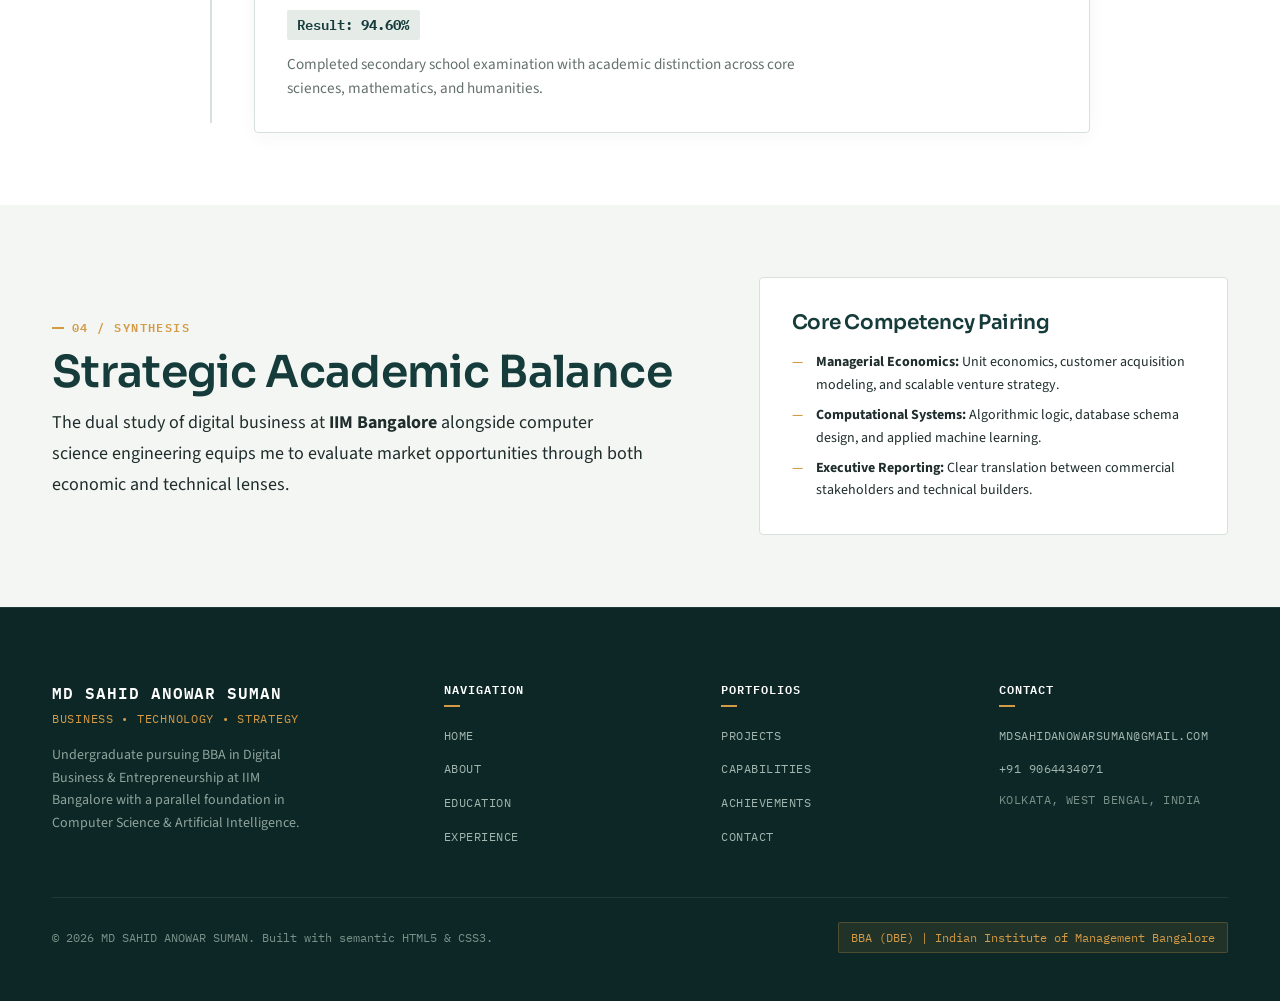
<file: portfolio/education.html>
<!DOCTYPE html>
<html lang="en">
<head>
  <meta charset="UTF-8">
  <meta name="viewport" content="width=device-width, initial-scale=1.0">
  <meta name="description" content="Education of MD SAHID ANOWAR SUMAN — BBA in Digital Business & Entrepreneurship at IIM Bangalore and B.Tech in CSE (AI & ML) at Brainware University.">
  <meta name="author" content="MD SAHID ANOWAR SUMAN">
  <title>Education — MD SAHID ANOWAR SUMAN</title>
  
  <!-- Master Stylesheet -->
  <link rel="stylesheet" href="css/style.css">
</head>
<body class="bg-cloud">

  <!-- =========================================================================
       SITE HEADER & COMPACT RESPONSIVE NAVIGATION
       Full Official Name: MD SAHID ANOWAR SUMAN
       ========================================================================= -->
  <header class="site-header" role="banner">
    <div class="container nav-container">
      <a href="index.html" class="brand" aria-label="MD SAHID ANOWAR SUMAN Homepage">
        <span class="brand-name">MD SAHID ANOWAR SUMAN</span>
      </a>

      <nav class="nav-menu" role="navigation" aria-label="Primary Navigation">
        <a href="index.html" class="nav-link">Home</a>
        <a href="about.html" class="nav-link">About</a>
        <a href="education.html" class="nav-link active" aria-current="page">Education</a>
        <a href="experience.html" class="nav-link">Experience</a>
        <a href="projects.html" class="nav-link">Projects</a>
        <a href="skills.html" class="nav-link">Skills</a>
        <a href="contact.html" class="nav-link">Contact</a>
        <a href="contact.html" class="nav-cta">Get In Touch</a>
      </nav>
    </div>
  </header>

  <main id="main-content">
    <!-- =======================================================================
         PAGE HEADER
         ======================================================================= -->
    <section class="section section-tight bg-cloud" aria-labelledby="page-title">
      <div class="container">
        <div class="section-header">
          <span class="section-id">03 / EDUCATION</span>
          <h1 id="page-title" class="section-title">An Interdisciplinary Academic Journey.</h1>
          <p class="section-subtitle">
            A dual-track academic path connecting premier management education at IIM Bangalore with advanced computational engineering.
          </p>
        </div>
      </div>
    </section>

    <!-- =======================================================================
         REFINED VERTICAL TIMELINE
         IIM Bangalore has the most prominent visual treatment
         ======================================================================= -->
    <section class="section bg-white" aria-label="Academic Timeline">
      <div class="container">
        <div class="timeline-stem">

          <!-- 1. IIM BANGALORE — HIGHEST PROMINENCE -->
          <article class="timeline-row priority-iimb animate-fade-up">
            <div class="timeline-node" aria-hidden="true"></div>
            <div class="timeline-panel prominent">
              <span class="prominent-badge">Premier Management Education</span>
              <div style="display: flex; justify-content: space-between; align-items: flex-start; flex-wrap: wrap; gap: 0.5rem; margin-top: 0.25rem;">
                <h2 class="timeline-institution-title">INDIAN INSTITUTE OF MANAGEMENT BANGALORE</h2>
                <span class="timeline-time-badge">2026 – 2029 (Expected)</span>
              </div>
              <div class="timeline-degree-title">BBA in Digital Business &amp; Entrepreneurship (DBE)</div>
              <p class="lead-text" style="margin-top: 0.5rem;">
                Flagship undergraduate program focusing on digital business models, platform strategies, venture creation, entrepreneurial finance, and data-driven customer decision frameworks.
              </p>
              <div class="dimension-tags" style="border-top: none; padding-top: 0.5rem;">
                <span class="tag-pill gold">Digital Business Strategy</span>
                <span class="tag-pill gold">Venture Creation</span>
                <span class="tag-pill">Managerial Economics</span>
                <span class="tag-pill">Platform Architecture</span>
              </div>
            </div>
          </article>

          <!-- 2. BRAINWARE UNIVERSITY — PARALLEL TECHNICAL QUALIFICATION -->
          <article class="timeline-row animate-fade-up delay-1">
            <div class="timeline-node" aria-hidden="true"></div>
            <div class="timeline-panel">
              <div style="display: flex; justify-content: space-between; align-items: flex-start; flex-wrap: wrap; gap: 0.5rem;">
                <h2 class="timeline-institution-title" style="font-size: 1.25rem;">BRAINWARE UNIVERSITY</h2>
                <span class="timeline-time-badge">2023 – 2027 (Expected)</span>
              </div>
              <div class="timeline-degree-title">B.Tech in Computer Science &amp; Engineering (AI &amp; ML)</div>
              
              <div class="timeline-score-pill">
                <span>Latest Semester SGPA: <strong>8.63</strong></span>
              </div>

              <p class="lead-text">
                Parallel engineering degree providing rigorous grounding in Artificial Intelligence, Machine Learning, Data Structures, Relational Database Management Systems (DBMS), Operating Systems, and Cloud Computing.
              </p>
              <div class="dimension-tags" style="border-top: none; padding-top: 0.5rem;">
                <span class="tag-pill">Machine Learning &amp; AI</span>
                <span class="tag-pill">Python &amp; C</span>
                <span class="tag-pill">SQL &amp; DBMS</span>
                <span class="tag-pill">Operating Systems</span>
              </div>
            </div>
          </article>

          <!-- 3. ADITYA ACADEMY SECONDARY — CLASS 12 -->
          <article class="timeline-row animate-fade-up delay-2">
            <div class="timeline-node" aria-hidden="true"></div>
            <div class="timeline-panel">
              <div style="display: flex; justify-content: space-between; align-items: flex-start; flex-wrap: wrap; gap: 0.5rem;">
                <h3 class="timeline-institution-title" style="font-size: 1.1rem;">ADITYA ACADEMY SECONDARY — CBSE</h3>
                <span class="timeline-time-badge">2023</span>
              </div>
              <div class="timeline-degree-title" style="font-size: 1rem;">Class 12 — Higher Secondary Examination (PCMB)</div>
              
              <div class="timeline-score-pill">
                <span>Result: <strong>71.00%</strong></span>
              </div>

              <p style="font-size: 0.95rem; color: var(--color-text-muted);">
                Senior secondary board curriculum with Physics, Chemistry, Mathematics, and Biology (PCMB).
              </p>
            </div>
          </article>

          <!-- 4. ADITYA ACADEMY SECONDARY — CLASS 10 -->
          <article class="timeline-row animate-fade-up delay-3">
            <div class="timeline-node" aria-hidden="true"></div>
            <div class="timeline-panel">
              <div style="display: flex; justify-content: space-between; align-items: flex-start; flex-wrap: wrap; gap: 0.5rem;">
                <h3 class="timeline-institution-title" style="font-size: 1.1rem;">ADITYA ACADEMY SECONDARY — CBSE</h3>
                <span class="timeline-time-badge">2021</span>
              </div>
              <div class="timeline-degree-title" style="font-size: 1rem;">Class 10 — Secondary Examination</div>
              
              <div class="timeline-score-pill">
                <span>Result: <strong>94.60%</strong></span>
              </div>

              <p style="font-size: 0.95rem; color: var(--color-text-muted);">
                Completed secondary school examination with academic distinction across core sciences, mathematics, and humanities.
              </p>
            </div>
          </article>

        </div>
      </div>
    </section>

    <!-- =======================================================================
         EDUCATIONAL SYNTHESIS
         ======================================================================= -->
    <section class="section bg-cloud" aria-labelledby="strategic-balance-title">
      <div class="container">
        <div class="hero-split">
          <div>
            <span class="section-id">04 / SYNTHESIS</span>
            <h2 id="strategic-balance-title" class="section-title">Strategic Academic Balance</h2>
            <p class="lead-text">
              The dual study of digital business at <strong>IIM Bangalore</strong> alongside computer science engineering equips me to evaluate market opportunities through both economic and technical lenses.
            </p>
          </div>
          <div style="background-color: #FFFFFF; border: var(--border-thin); border-radius: var(--border-radius-sm); padding: var(--space-xl);">
            <h3 style="margin-bottom: var(--space-sm); font-size: 1.25rem;">Core Competency Pairing</h3>
            <ul class="bullet-list">
              <li><strong>Managerial Economics:</strong> Unit economics, customer acquisition modeling, and scalable venture strategy.</li>
              <li><strong>Computational Systems:</strong> Algorithmic logic, database schema design, and applied machine learning.</li>
              <li><strong>Executive Reporting:</strong> Clear translation between commercial stakeholders and technical builders.</li>
            </ul>
          </div>
        </div>
      </div>
    </section>
  </main>

  <!-- =========================================================================
       SITE FOOTER
       Official Full Name: MD SAHID ANOWAR SUMAN
       ========================================================================= -->
  <footer class="site-footer" role="contentinfo">
    <div class="container">
      <div class="footer-columns">
        
        <div>
          <div class="footer-brand-title">MD SAHID ANOWAR SUMAN</div>
          <div class="footer-brand-subtitle">Business • Technology • Strategy</div>
          <p class="footer-brand-bio">
            Undergraduate pursuing BBA in Digital Business &amp; Entrepreneurship at IIM Bangalore with a parallel foundation in Computer Science &amp; Artificial Intelligence.
          </p>
        </div>

        <div>
          <div class="footer-heading">Navigation</div>
          <ul class="footer-links-list">
            <li><a href="index.html" class="footer-link-item">Home</a></li>
            <li><a href="about.html" class="footer-link-item">About</a></li>
            <li><a href="education.html" class="footer-link-item">Education</a></li>
            <li><a href="experience.html" class="footer-link-item">Experience</a></li>
          </ul>
        </div>

        <div>
          <div class="footer-heading">Portfolios</div>
          <ul class="footer-links-list">
            <li><a href="projects.html" class="footer-link-item">Projects</a></li>
            <li><a href="skills.html" class="footer-link-item">Capabilities</a></li>
            <li><a href="skills.html#achievements" class="footer-link-item">Achievements</a></li>
            <li><a href="contact.html" class="footer-link-item">Contact</a></li>
          </ul>
        </div>

        <div>
          <div class="footer-heading">Contact</div>
          <ul class="footer-links-list">
            <li><a href="mailto:mdsahidanowarsuman@gmail.com" class="footer-link-item">mdsahidanowarsuman@gmail.com</a></li>
            <li><a href="tel:+919064434071" class="footer-link-item">+91 9064434071</a></li>
            <li class="footer-link-item" style="color: #7A9089;">Kolkata, West Bengal, India</li>
          </ul>
        </div>

      </div>

      <div class="footer-sub-bar">
        <div class="footer-copyright">
          &copy; 2026 MD SAHID ANOWAR SUMAN. Built with semantic HTML5 &amp; CSS3.
        </div>
        <div class="footer-academic-pill">
          BBA (DBE) | Indian Institute of Management Bangalore
        </div>
      </div>
    </div>
  </footer>

</body>
</html>
</file>
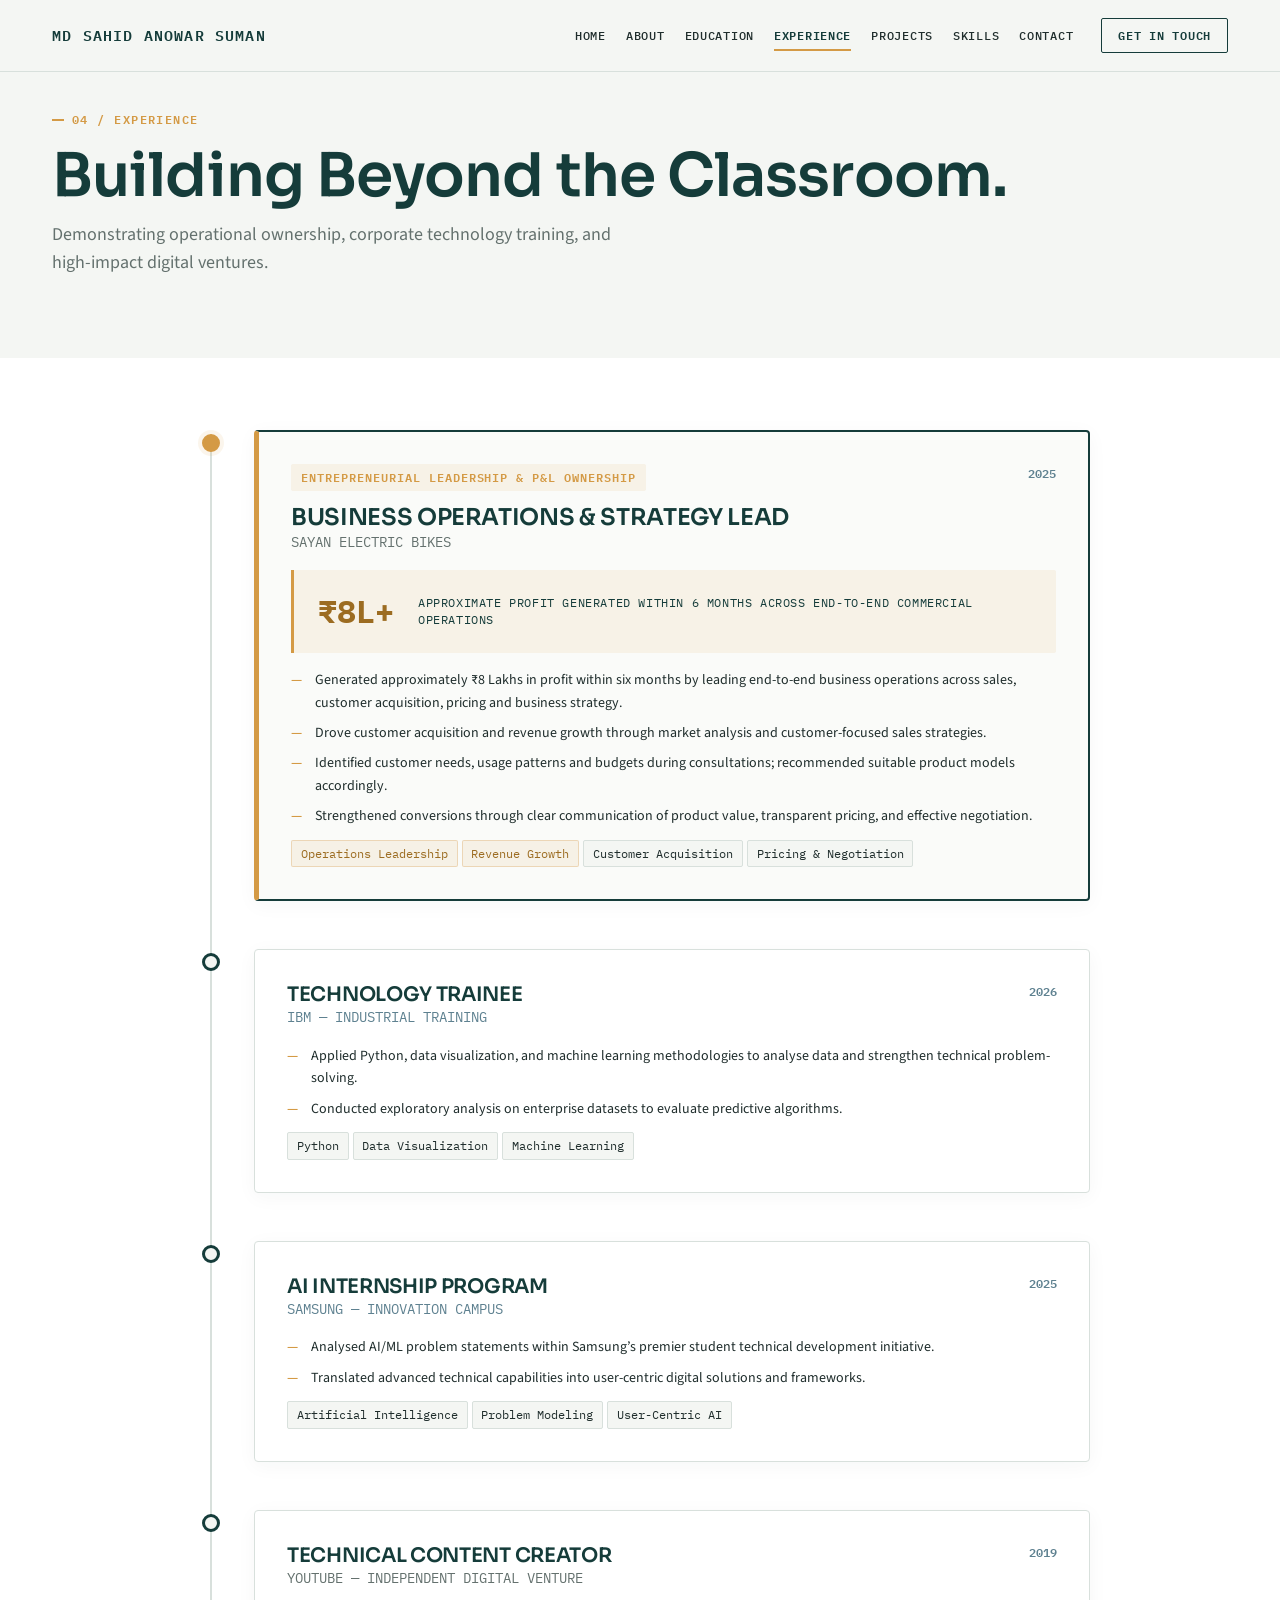
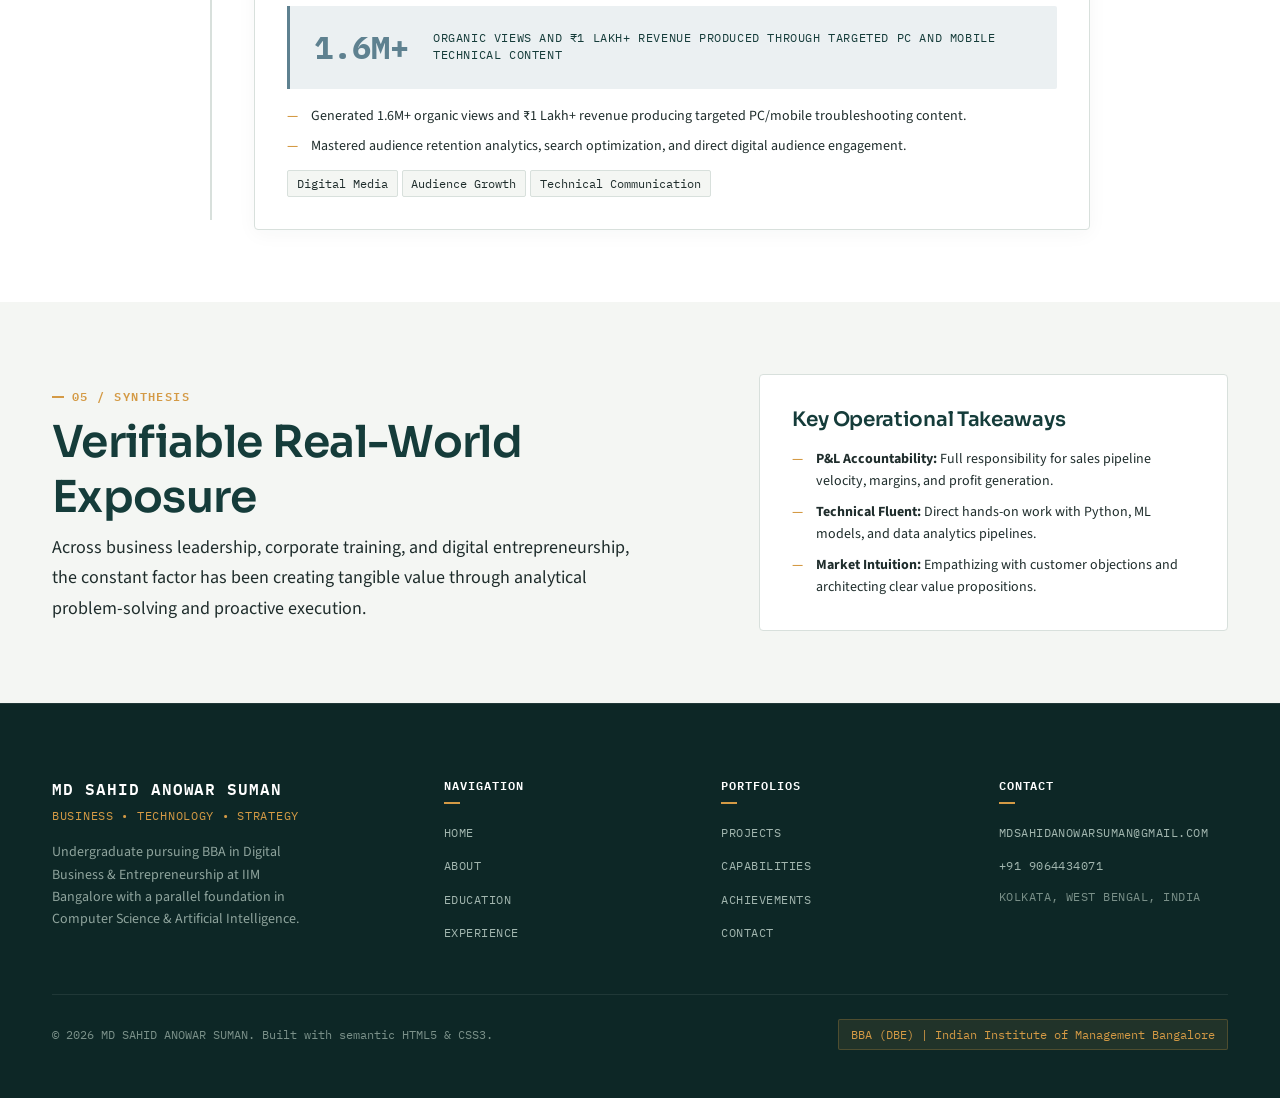
<file: portfolio/experience.html>
<!DOCTYPE html>
<html lang="en">
<head>
  <meta charset="UTF-8">
  <meta name="viewport" content="width=device-width, initial-scale=1.0">
  <meta name="description" content="Experience of MD SAHID ANOWAR SUMAN — Building Beyond the Classroom. Commercial operations leadership at Sayan Electric Bikes, IBM training, Samsung AI internship, and digital content creation.">
  <meta name="author" content="MD SAHID ANOWAR SUMAN">
  <title>Experience — MD SAHID ANOWAR SUMAN</title>
  
  <!-- Master Stylesheet -->
  <link rel="stylesheet" href="css/style.css">
</head>
<body class="bg-cloud">

  <!-- =========================================================================
       SITE HEADER & COMPACT RESPONSIVE NAVIGATION
       Full Official Name: MD SAHID ANOWAR SUMAN
       ========================================================================= -->
  <header class="site-header" role="banner">
    <div class="container nav-container">
      <a href="index.html" class="brand" aria-label="MD SAHID ANOWAR SUMAN Homepage">
        <span class="brand-name">MD SAHID ANOWAR SUMAN</span>
      </a>

      <nav class="nav-menu" role="navigation" aria-label="Primary Navigation">
        <a href="index.html" class="nav-link">Home</a>
        <a href="about.html" class="nav-link">About</a>
        <a href="education.html" class="nav-link">Education</a>
        <a href="experience.html" class="nav-link active" aria-current="page">Experience</a>
        <a href="projects.html" class="nav-link">Projects</a>
        <a href="skills.html" class="nav-link">Skills</a>
        <a href="contact.html" class="nav-link">Contact</a>
        <a href="contact.html" class="nav-cta">Get In Touch</a>
      </nav>
    </div>
  </header>

  <main id="main-content">
    <!-- =======================================================================
         PAGE HEADER
         ======================================================================= -->
    <section class="section section-tight bg-cloud" aria-labelledby="page-title">
      <div class="container">
        <div class="section-header">
          <span class="section-id">04 / EXPERIENCE</span>
          <h1 id="page-title" class="section-title">Building Beyond the Classroom.</h1>
          <p class="section-subtitle">
            Demonstrating operational ownership, corporate technology training, and high-impact digital ventures.
          </p>
        </div>
      </div>
    </section>

    <!-- =======================================================================
         EXPERIENCE TIMELINE
         Sayan Electric Bikes receives the strongest visual emphasis
         ======================================================================= -->
    <section class="section bg-white" aria-label="Professional Experience and Training">
      <div class="container">
        <div class="timeline-stem">

          <!-- 1. FEATURED: SAYAN ELECTRIC BIKES (STRONGEST EMPHASIS) -->
          <article class="timeline-row priority-iimb animate-fade-up">
            <div class="timeline-node" aria-hidden="true"></div>
            <div class="experience-card featured-sayan">
              <div style="display: flex; justify-content: space-between; align-items: flex-start; flex-wrap: wrap; gap: 0.5rem;">
                <div>
                  <span class="prominent-badge">Entrepreneurial Leadership &amp; P&amp;L Ownership</span>
                  <h2 style="font-size: 1.45rem; color: var(--color-primary); margin-top: 0.25rem;">BUSINESS OPERATIONS &amp; STRATEGY LEAD</h2>
                  <div style="font-family: var(--font-mono); font-size: 0.85rem; color: var(--color-text-muted); text-transform: uppercase;">
                    Sayan Electric Bikes
                  </div>
                </div>
                <span class="timeline-time-badge">2025</span>
              </div>

              <!-- High-Impact Metric Highlight -->
              <div class="highlight-metric-banner">
                <div class="metric-big">₹8L+</div>
                <div class="metric-caption">Approximate profit generated within 6 months across end-to-end commercial operations</div>
              </div>

              <ul class="bullet-list" style="margin-top: 1rem;">
                <li>Generated approximately ₹8 Lakhs in profit within six months by leading end-to-end business operations across sales, customer acquisition, pricing and business strategy.</li>
                <li>Drove customer acquisition and revenue growth through market analysis and customer-focused sales strategies.</li>
                <li>Identified customer needs, usage patterns and budgets during consultations; recommended suitable product models accordingly.</li>
                <li>Strengthened conversions through clear communication of product value, transparent pricing, and effective negotiation.</li>
              </ul>

              <div class="dimension-tags" style="border-top: none; padding-top: 0.75rem;">
                <span class="tag-pill gold">Operations Leadership</span>
                <span class="tag-pill gold">Revenue Growth</span>
                <span class="tag-pill">Customer Acquisition</span>
                <span class="tag-pill">Pricing &amp; Negotiation</span>
              </div>
            </div>
          </article>

          <!-- 2. IBM INDUSTRIAL TRAINING -->
          <article class="timeline-row animate-fade-up delay-1">
            <div class="timeline-node" aria-hidden="true"></div>
            <div class="experience-card">
              <div style="display: flex; justify-content: space-between; align-items: flex-start; flex-wrap: wrap; gap: 0.5rem;">
                <div>
                  <h3 style="font-size: 1.25rem; color: var(--color-primary);">TECHNOLOGY TRAINEE</h3>
                  <div style="font-family: var(--font-mono); font-size: 0.85rem; color: var(--color-accent-slate); text-transform: uppercase;">
                    IBM — Industrial Training
                  </div>
                </div>
                <span class="timeline-time-badge">2026</span>
              </div>

              <ul class="bullet-list" style="margin-top: 1rem;">
                <li>Applied Python, data visualization, and machine learning methodologies to analyse data and strengthen technical problem-solving.</li>
                <li>Conducted exploratory analysis on enterprise datasets to evaluate predictive algorithms.</li>
              </ul>

              <div class="dimension-tags" style="border-top: none; padding-top: 0.75rem;">
                <span class="tag-pill">Python</span>
                <span class="tag-pill">Data Visualization</span>
                <span class="tag-pill">Machine Learning</span>
              </div>
            </div>
          </article>

          <!-- 3. SAMSUNG INNOVATION CAMPUS -->
          <article class="timeline-row animate-fade-up delay-2">
            <div class="timeline-node" aria-hidden="true"></div>
            <div class="experience-card">
              <div style="display: flex; justify-content: space-between; align-items: flex-start; flex-wrap: wrap; gap: 0.5rem;">
                <div>
                  <h3 style="font-size: 1.25rem; color: var(--color-primary);">AI INTERNSHIP PROGRAM</h3>
                  <div style="font-family: var(--font-mono); font-size: 0.85rem; color: var(--color-accent-slate); text-transform: uppercase;">
                    Samsung — Innovation Campus
                  </div>
                </div>
                <span class="timeline-time-badge">2025</span>
              </div>

              <ul class="bullet-list" style="margin-top: 1rem;">
                <li>Analysed AI/ML problem statements within Samsung’s premier student technical development initiative.</li>
                <li>Translated advanced technical capabilities into user-centric digital solutions and frameworks.</li>
              </ul>

              <div class="dimension-tags" style="border-top: none; padding-top: 0.75rem;">
                <span class="tag-pill">Artificial Intelligence</span>
                <span class="tag-pill">Problem Modeling</span>
                <span class="tag-pill">User-Centric AI</span>
              </div>
            </div>
          </article>

          <!-- 4. YOUTUBE TECHNICAL CONTENT CREATOR -->
          <article class="timeline-row animate-fade-up delay-3">
            <div class="timeline-node" aria-hidden="true"></div>
            <div class="experience-card">
              <div style="display: flex; justify-content: space-between; align-items: flex-start; flex-wrap: wrap; gap: 0.5rem;">
                <div>
                  <h3 style="font-size: 1.25rem; color: var(--color-primary);">TECHNICAL CONTENT CREATOR</h3>
                  <div style="font-family: var(--font-mono); font-size: 0.85rem; color: var(--color-text-muted); text-transform: uppercase;">
                    YouTube — Independent Digital Venture
                  </div>
                </div>
                <span class="timeline-time-badge">2019</span>
              </div>

              <div class="highlight-metric-banner" style="background-color: var(--color-slate-tint); border-left-color: var(--color-accent-slate);">
                <div class="metric-big" style="color: var(--color-accent-slate);">1.6M+</div>
                <div class="metric-caption">Organic views and ₹1 Lakh+ revenue produced through targeted PC and mobile technical content</div>
              </div>

              <ul class="bullet-list" style="margin-top: 1rem;">
                <li>Generated 1.6M+ organic views and ₹1 Lakh+ revenue producing targeted PC/mobile troubleshooting content.</li>
                <li>Mastered audience retention analytics, search optimization, and direct digital audience engagement.</li>
              </ul>

              <div class="dimension-tags" style="border-top: none; padding-top: 0.75rem;">
                <span class="tag-pill">Digital Media</span>
                <span class="tag-pill">Audience Growth</span>
                <span class="tag-pill">Technical Communication</span>
              </div>
            </div>
          </article>

        </div>
      </div>
    </section>

    <!-- =======================================================================
         EXPERIENCE SYNTHESIS
         ======================================================================= -->
    <section class="section bg-cloud" aria-labelledby="experience-takeaways-title">
      <div class="container">
        <div class="hero-split">
          <div>
            <span class="section-id">05 / SYNTHESIS</span>
            <h2 id="experience-takeaways-title" class="section-title">Verifiable Real-World Exposure</h2>
            <p class="lead-text">
              Across business leadership, corporate training, and digital entrepreneurship, the constant factor has been creating tangible value through analytical problem-solving and proactive execution.
            </p>
          </div>
          <div style="background-color: #FFFFFF; border: var(--border-thin); border-radius: var(--border-radius-sm); padding: var(--space-xl);">
            <h3 style="margin-bottom: var(--space-sm); font-size: 1.25rem;">Key Operational Takeaways</h3>
            <ul class="bullet-list">
              <li><strong>P&amp;L Accountability:</strong> Full responsibility for sales pipeline velocity, margins, and profit generation.</li>
              <li><strong>Technical Fluent:</strong> Direct hands-on work with Python, ML models, and data analytics pipelines.</li>
              <li><strong>Market Intuition:</strong> Empathizing with customer objections and architecting clear value propositions.</li>
            </ul>
          </div>
        </div>
      </div>
    </section>
  </main>

  <!-- =========================================================================
       SITE FOOTER
       Official Full Name: MD SAHID ANOWAR SUMAN
       ========================================================================= -->
  <footer class="site-footer" role="contentinfo">
    <div class="container">
      <div class="footer-columns">
        
        <div>
          <div class="footer-brand-title">MD SAHID ANOWAR SUMAN</div>
          <div class="footer-brand-subtitle">Business • Technology • Strategy</div>
          <p class="footer-brand-bio">
            Undergraduate pursuing BBA in Digital Business &amp; Entrepreneurship at IIM Bangalore with a parallel foundation in Computer Science &amp; Artificial Intelligence.
          </p>
        </div>

        <div>
          <div class="footer-heading">Navigation</div>
          <ul class="footer-links-list">
            <li><a href="index.html" class="footer-link-item">Home</a></li>
            <li><a href="about.html" class="footer-link-item">About</a></li>
            <li><a href="education.html" class="footer-link-item">Education</a></li>
            <li><a href="experience.html" class="footer-link-item">Experience</a></li>
          </ul>
        </div>

        <div>
          <div class="footer-heading">Portfolios</div>
          <ul class="footer-links-list">
            <li><a href="projects.html" class="footer-link-item">Projects</a></li>
            <li><a href="skills.html" class="footer-link-item">Capabilities</a></li>
            <li><a href="skills.html#achievements" class="footer-link-item">Achievements</a></li>
            <li><a href="contact.html" class="footer-link-item">Contact</a></li>
          </ul>
        </div>

        <div>
          <div class="footer-heading">Contact</div>
          <ul class="footer-links-list">
            <li><a href="mailto:mdsahidanowarsuman@gmail.com" class="footer-link-item">mdsahidanowarsuman@gmail.com</a></li>
            <li><a href="tel:+919064434071" class="footer-link-item">+91 9064434071</a></li>
            <li class="footer-link-item" style="color: #7A9089;">Kolkata, West Bengal, India</li>
          </ul>
        </div>

      </div>

      <div class="footer-sub-bar">
        <div class="footer-copyright">
          &copy; 2026 MD SAHID ANOWAR SUMAN. Built with semantic HTML5 &amp; CSS3.
        </div>
        <div class="footer-academic-pill">
          BBA (DBE) | Indian Institute of Management Bangalore
        </div>
      </div>
    </div>
  </footer>

</body>
</html>
</file>
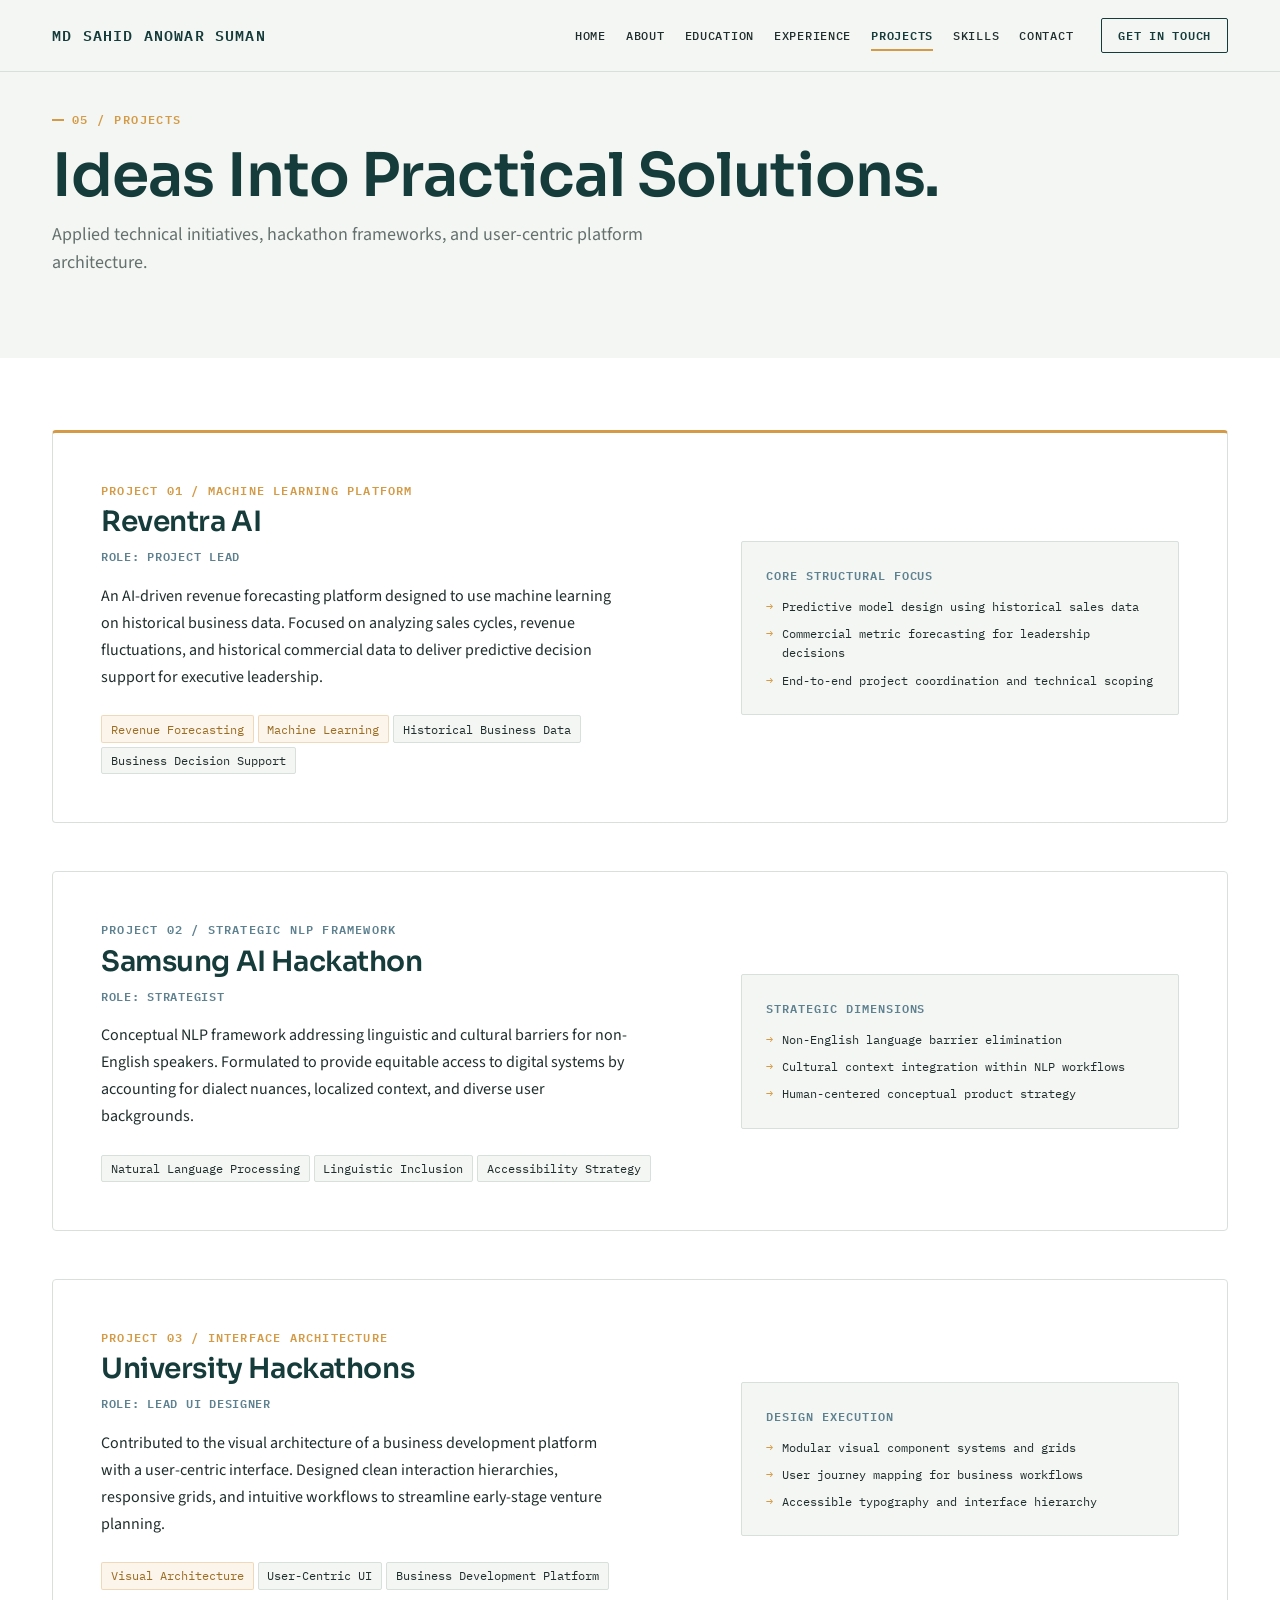
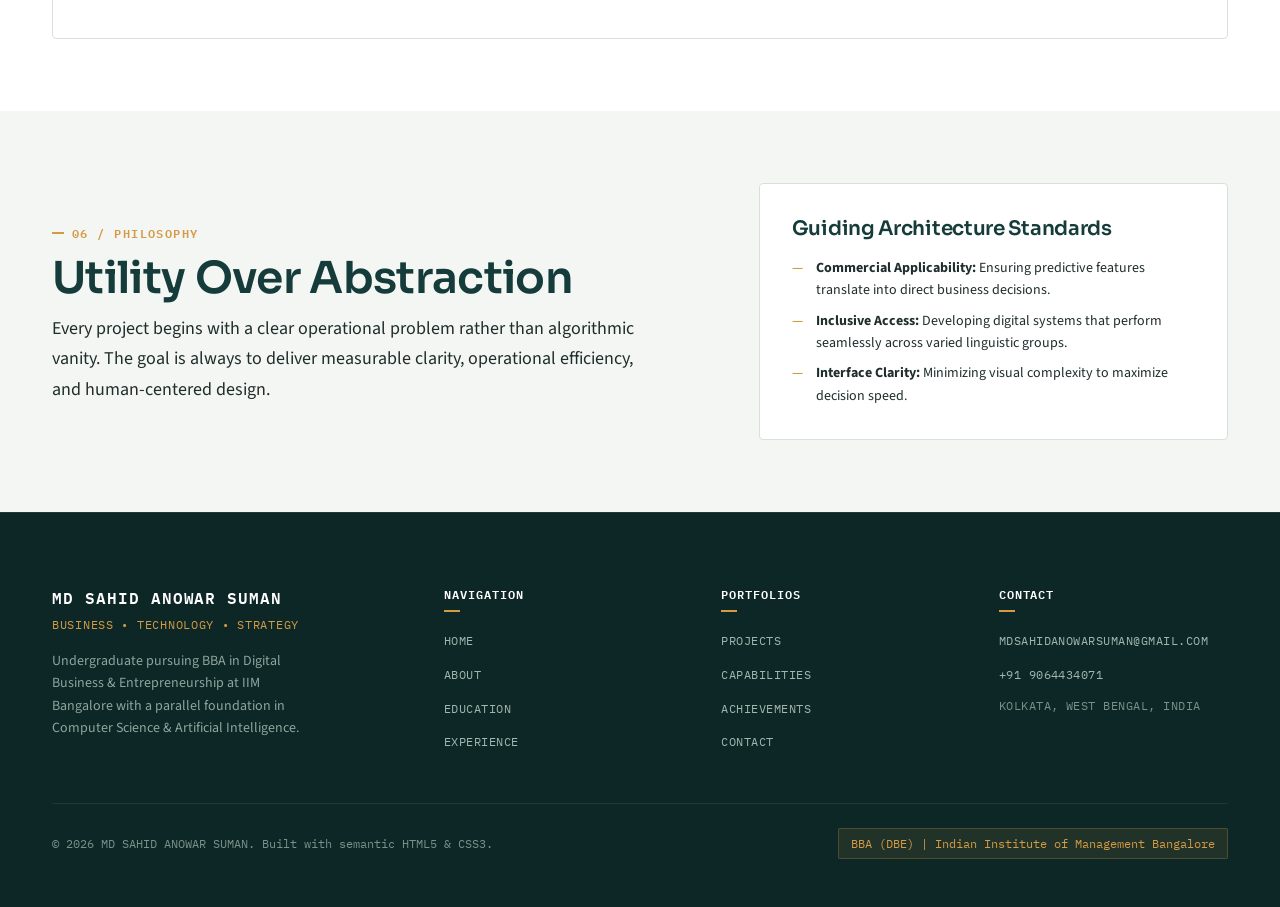
<file: portfolio/projects.html>
<!DOCTYPE html>
<html lang="en">
<head>
  <meta charset="UTF-8">
  <meta name="viewport" content="width=device-width, initial-scale=1.0">
  <meta name="description" content="Projects of MD SAHID ANOWAR SUMAN — Ideas Into Practical Solutions. Machine learning forecasting platforms, natural language processing frameworks, and visual interface architecture.">
  <meta name="author" content="MD SAHID ANOWAR SUMAN">
  <title>Projects — MD SAHID ANOWAR SUMAN</title>
  
  <!-- Master Stylesheet -->
  <link rel="stylesheet" href="css/style.css">
</head>
<body class="bg-cloud">

  <!-- =========================================================================
       SITE HEADER & COMPACT RESPONSIVE NAVIGATION
       Full Official Name: MD SAHID ANOWAR SUMAN
       ========================================================================= -->
  <header class="site-header" role="banner">
    <div class="container nav-container">
      <a href="index.html" class="brand" aria-label="MD SAHID ANOWAR SUMAN Homepage">
        <span class="brand-name">MD SAHID ANOWAR SUMAN</span>
      </a>

      <nav class="nav-menu" role="navigation" aria-label="Primary Navigation">
        <a href="index.html" class="nav-link">Home</a>
        <a href="about.html" class="nav-link">About</a>
        <a href="education.html" class="nav-link">Education</a>
        <a href="experience.html" class="nav-link">Experience</a>
        <a href="projects.html" class="nav-link active" aria-current="page">Projects</a>
        <a href="skills.html" class="nav-link">Skills</a>
        <a href="contact.html" class="nav-link">Contact</a>
        <a href="contact.html" class="nav-cta">Get In Touch</a>
      </nav>
    </div>
  </header>

  <main id="main-content">
    <!-- =======================================================================
         PAGE HEADER
         ======================================================================= -->
    <section class="section section-tight bg-cloud" aria-labelledby="page-title">
      <div class="container">
        <div class="section-header">
          <span class="section-id">05 / PROJECTS</span>
          <h1 id="page-title" class="section-title">Ideas Into Practical Solutions.</h1>
          <p class="section-subtitle">
            Applied technical initiatives, hackathon frameworks, and user-centric platform architecture.
          </p>
        </div>
      </div>
    </section>

    <!-- =======================================================================
         ASYMMETRICAL PROJECT SHOWCASE
         ======================================================================= -->
    <section class="section bg-white" aria-label="Featured Projects">
      <div class="container">
        <div class="projects-stack">

          <!-- PROJECT 01 — REVENTRA AI -->
          <article class="project-block featured animate-fade-up">
            <div class="project-info">
              <span class="project-id-badge">PROJECT 01 / MACHINE LEARNING PLATFORM</span>
              <h2 class="project-title">Reventra AI</h2>
              <div class="project-role">Role: Project Lead</div>
              <p class="project-text">
                An AI-driven revenue forecasting platform designed to use machine learning on historical business data. Focused on analyzing sales cycles, revenue fluctuations, and historical commercial data to deliver predictive decision support for executive leadership.
              </p>
              <div class="dimension-tags" style="border-top: none; padding-top: 0;">
                <span class="tag-pill gold">Revenue Forecasting</span>
                <span class="tag-pill gold">Machine Learning</span>
                <span class="tag-pill">Historical Business Data</span>
                <span class="tag-pill">Business Decision Support</span>
              </div>
            </div>

            <div class="project-aspects-grid">
              <span class="aspects-label">Core Structural Focus</span>
              <div class="aspect-items">
                <div class="aspect-item">Predictive model design using historical sales data</div>
                <div class="aspect-item">Commercial metric forecasting for leadership decisions</div>
                <div class="aspect-item">End-to-end project coordination and technical scoping</div>
              </div>
            </div>
          </article>

          <!-- PROJECT 02 — SAMSUNG AI HACKATHON -->
          <article class="project-block animate-fade-up delay-1">
            <div class="project-info">
              <span class="project-id-badge" style="color: var(--color-accent-slate);">PROJECT 02 / STRATEGIC NLP FRAMEWORK</span>
              <h2 class="project-title">Samsung AI Hackathon</h2>
              <div class="project-role">Role: Strategist</div>
              <p class="project-text">
                Conceptual NLP framework addressing linguistic and cultural barriers for non-English speakers. Formulated to provide equitable access to digital systems by accounting for dialect nuances, localized context, and diverse user backgrounds.
              </p>
              <div class="dimension-tags" style="border-top: none; padding-top: 0;">
                <span class="tag-pill">Natural Language Processing</span>
                <span class="tag-pill">Linguistic Inclusion</span>
                <span class="tag-pill">Accessibility Strategy</span>
              </div>
            </div>

            <div class="project-aspects-grid">
              <span class="aspects-label">Strategic Dimensions</span>
              <div class="aspect-items">
                <div class="aspect-item">Non-English language barrier elimination</div>
                <div class="aspect-item">Cultural context integration within NLP workflows</div>
                <div class="aspect-item">Human-centered conceptual product strategy</div>
              </div>
            </div>
          </article>

          <!-- PROJECT 03 — UNIVERSITY HACKATHONS -->
          <article class="project-block animate-fade-up delay-2">
            <div class="project-info">
              <span class="project-id-badge">PROJECT 03 / INTERFACE ARCHITECTURE</span>
              <h2 class="project-title">University Hackathons</h2>
              <div class="project-role">Role: Lead UI Designer</div>
              <p class="project-text">
                Contributed to the visual architecture of a business development platform with a user-centric interface. Designed clean interaction hierarchies, responsive grids, and intuitive workflows to streamline early-stage venture planning.
              </p>
              <div class="dimension-tags" style="border-top: none; padding-top: 0;">
                <span class="tag-pill gold">Visual Architecture</span>
                <span class="tag-pill">User-Centric UI</span>
                <span class="tag-pill">Business Development Platform</span>
              </div>
            </div>

            <div class="project-aspects-grid">
              <span class="aspects-label">Design Execution</span>
              <div class="aspect-items">
                <div class="aspect-item">Modular visual component systems and grids</div>
                <div class="aspect-item">User journey mapping for business workflows</div>
                <div class="aspect-item">Accessible typography and interface hierarchy</div>
              </div>
            </div>
          </article>

        </div>
      </div>
    </section>

    <!-- =======================================================================
         PROJECT PHILOSOPHY
         ======================================================================= -->
    <section class="section bg-cloud" aria-labelledby="initiatives-philosophy-title">
      <div class="container">
        <div class="hero-split">
          <div>
            <span class="section-id">06 / PHILOSOPHY</span>
            <h2 id="initiatives-philosophy-title" class="section-title">Utility Over Abstraction</h2>
            <p class="lead-text">
              Every project begins with a clear operational problem rather than algorithmic vanity. The goal is always to deliver measurable clarity, operational efficiency, and human-centered design.
            </p>
          </div>
          <div style="background-color: #FFFFFF; border: var(--border-thin); border-radius: var(--border-radius-sm); padding: var(--space-xl);">
            <h3 style="margin-bottom: var(--space-sm); font-size: 1.25rem;">Guiding Architecture Standards</h3>
            <ul class="bullet-list">
              <li><strong>Commercial Applicability:</strong> Ensuring predictive features translate into direct business decisions.</li>
              <li><strong>Inclusive Access:</strong> Developing digital systems that perform seamlessly across varied linguistic groups.</li>
              <li><strong>Interface Clarity:</strong> Minimizing visual complexity to maximize decision speed.</li>
            </ul>
          </div>
        </div>
      </div>
    </section>
  </main>

  <!-- =========================================================================
       SITE FOOTER
       Official Full Name: MD SAHID ANOWAR SUMAN
       ========================================================================= -->
  <footer class="site-footer" role="contentinfo">
    <div class="container">
      <div class="footer-columns">
        
        <div>
          <div class="footer-brand-title">MD SAHID ANOWAR SUMAN</div>
          <div class="footer-brand-subtitle">Business • Technology • Strategy</div>
          <p class="footer-brand-bio">
            Undergraduate pursuing BBA in Digital Business &amp; Entrepreneurship at IIM Bangalore with a parallel foundation in Computer Science &amp; Artificial Intelligence.
          </p>
        </div>

        <div>
          <div class="footer-heading">Navigation</div>
          <ul class="footer-links-list">
            <li><a href="index.html" class="footer-link-item">Home</a></li>
            <li><a href="about.html" class="footer-link-item">About</a></li>
            <li><a href="education.html" class="footer-link-item">Education</a></li>
            <li><a href="experience.html" class="footer-link-item">Experience</a></li>
          </ul>
        </div>

        <div>
          <div class="footer-heading">Portfolios</div>
          <ul class="footer-links-list">
            <li><a href="projects.html" class="footer-link-item">Projects</a></li>
            <li><a href="skills.html" class="footer-link-item">Capabilities</a></li>
            <li><a href="skills.html#achievements" class="footer-link-item">Achievements</a></li>
            <li><a href="contact.html" class="footer-link-item">Contact</a></li>
          </ul>
        </div>

        <div>
          <div class="footer-heading">Contact</div>
          <ul class="footer-links-list">
            <li><a href="mailto:mdsahidanowarsuman@gmail.com" class="footer-link-item">mdsahidanowarsuman@gmail.com</a></li>
            <li><a href="tel:+919064434071" class="footer-link-item">+91 9064434071</a></li>
            <li class="footer-link-item" style="color: #7A9089;">Kolkata, West Bengal, India</li>
          </ul>
        </div>

      </div>

      <div class="footer-sub-bar">
        <div class="footer-copyright">
          &copy; 2026 MD SAHID ANOWAR SUMAN. Built with semantic HTML5 &amp; CSS3.
        </div>
        <div class="footer-academic-pill">
          BBA (DBE) | Indian Institute of Management Bangalore
        </div>
      </div>
    </div>
  </footer>

</body>
</html>
</file>
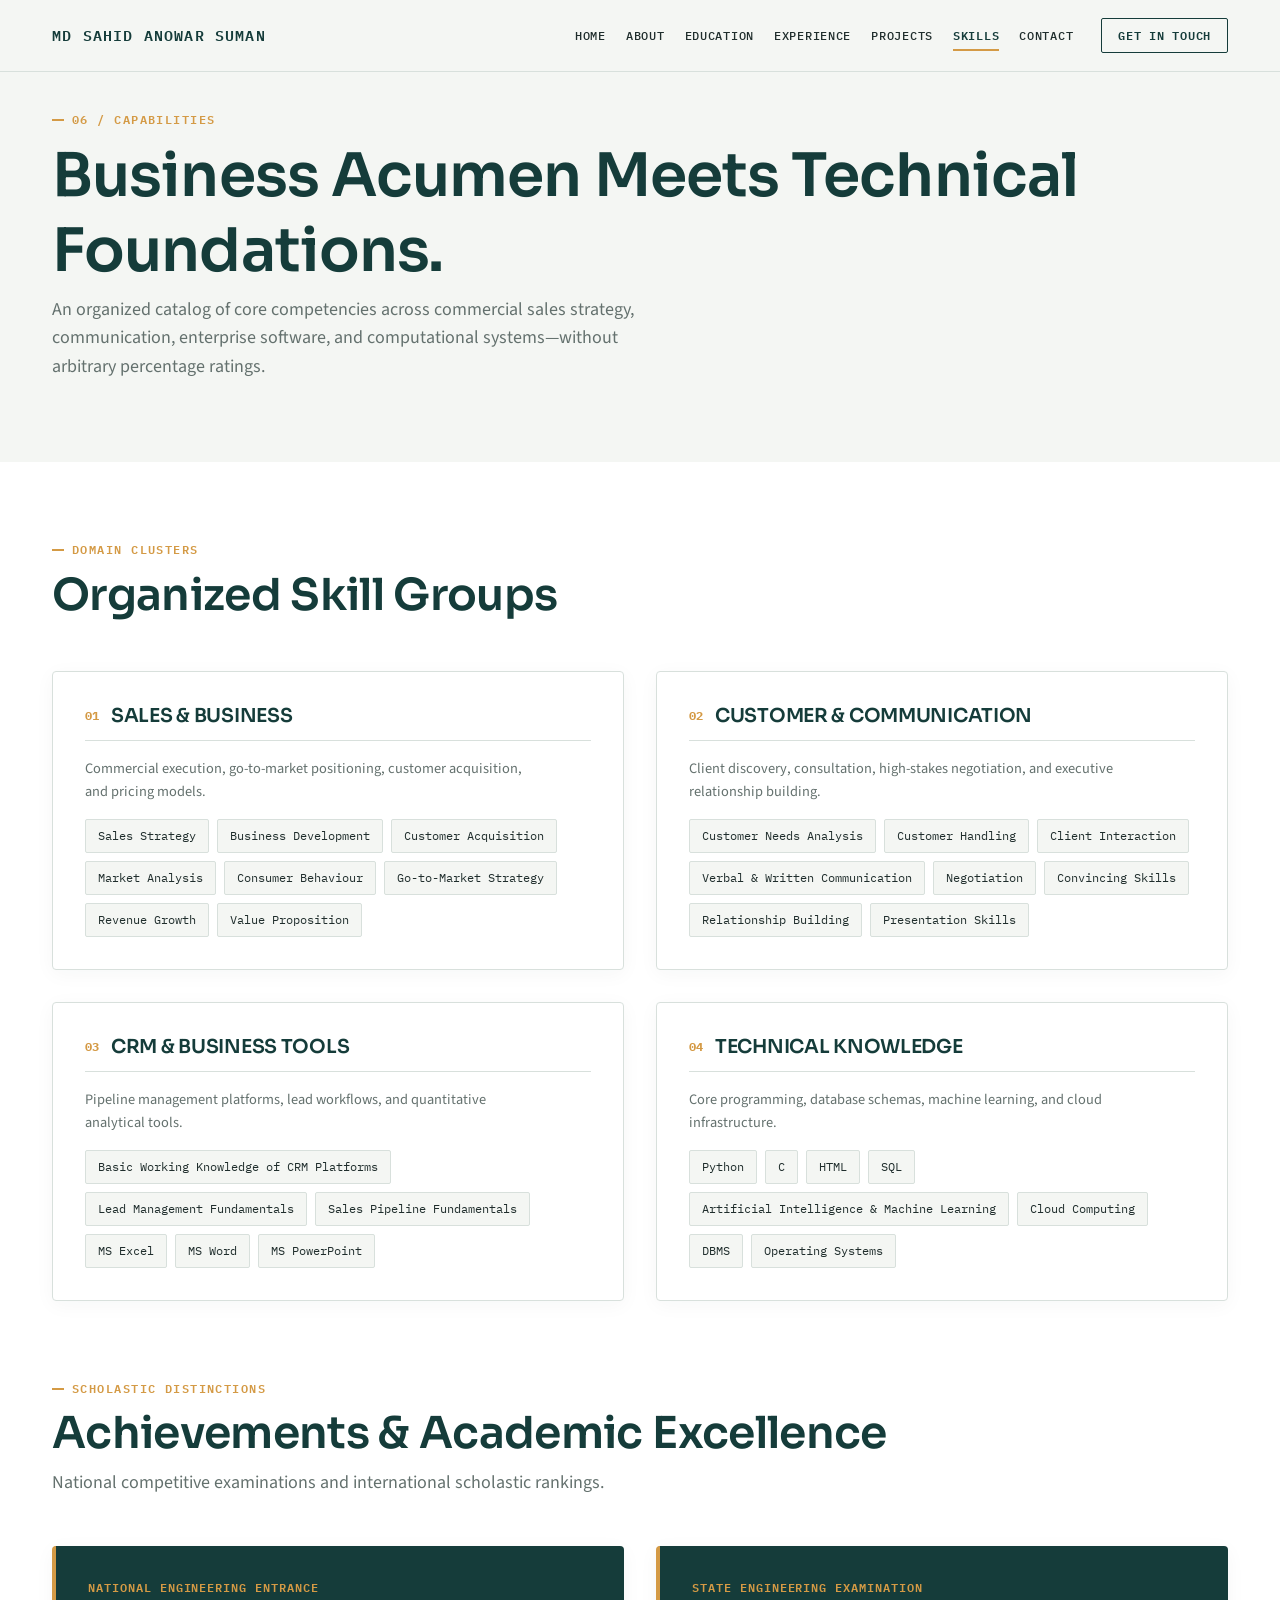
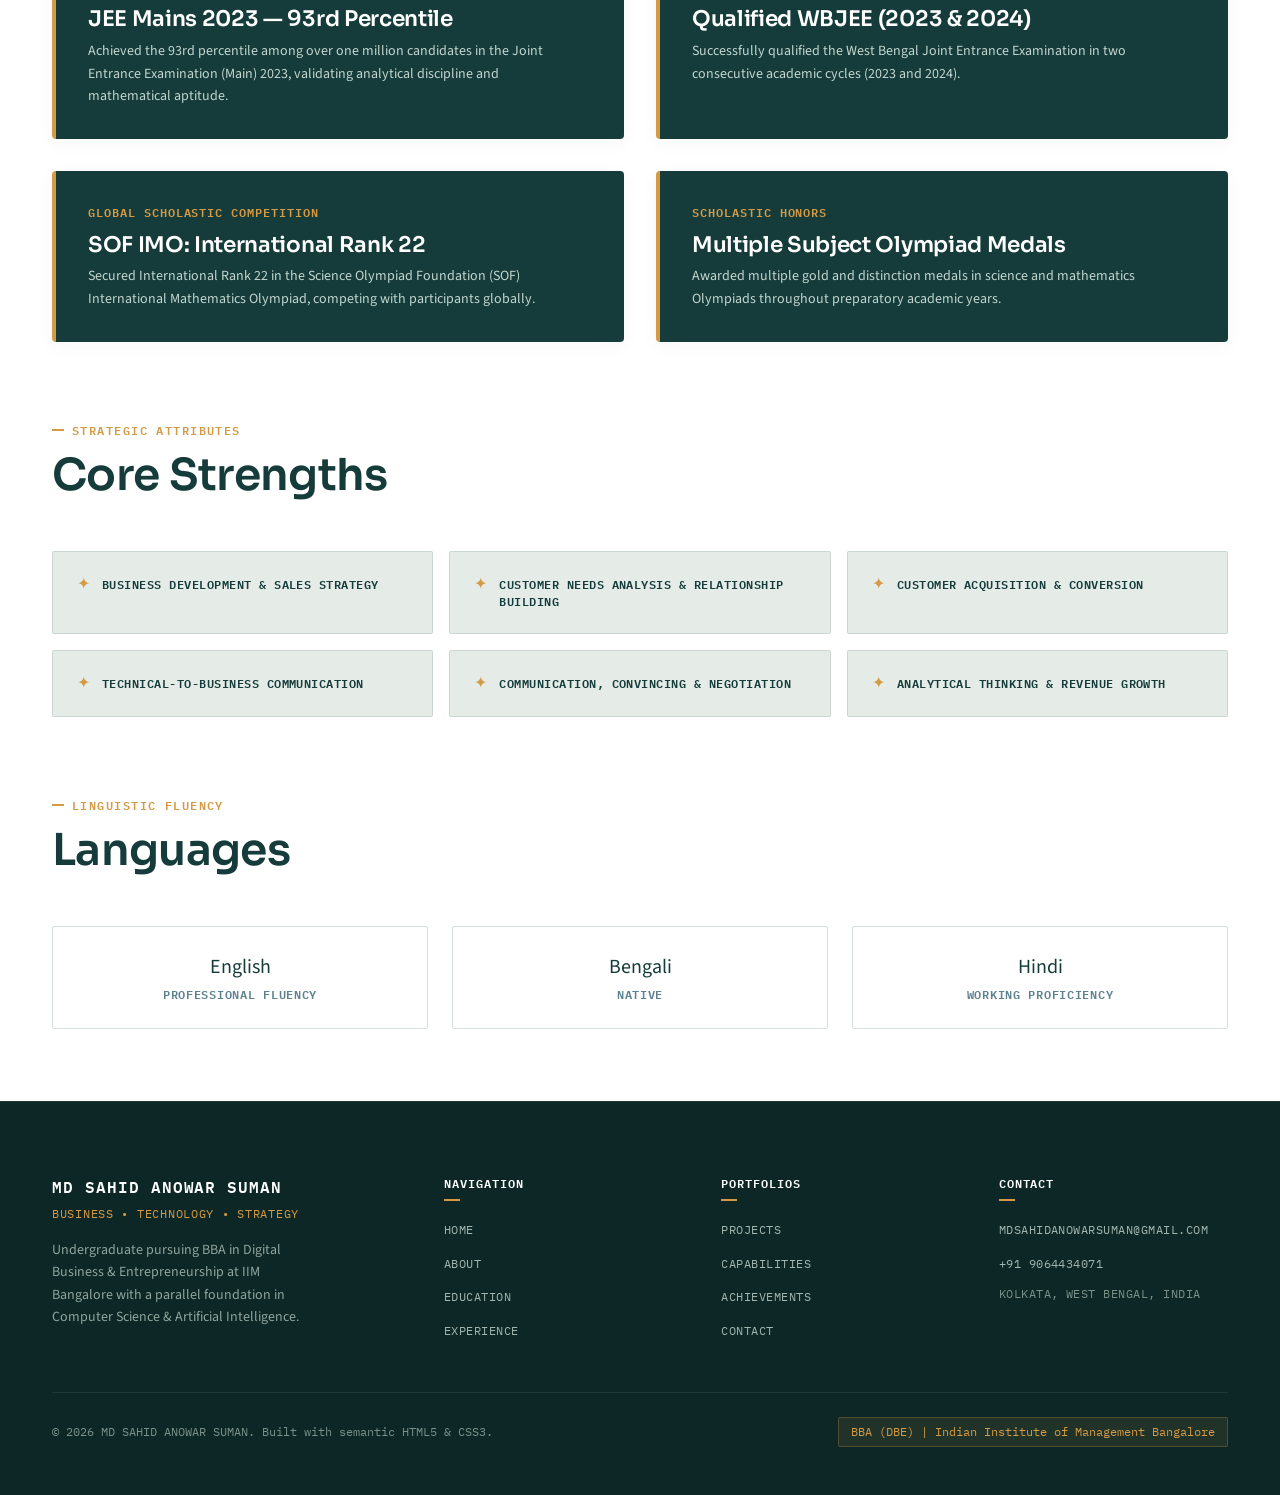
<file: portfolio/skills.html>
<!DOCTYPE html>
<html lang="en">
<head>
  <meta charset="UTF-8">
  <meta name="viewport" content="width=device-width, initial-scale=1.0">
  <meta name="description" content="Capabilities, skills, and academic achievements of MD SAHID ANOWAR SUMAN — Sales strategy, enterprise tools, machine learning, and quantitative distinctions.">
  <meta name="author" content="MD SAHID ANOWAR SUMAN">
  <title>Skills &amp; Capabilities — MD SAHID ANOWAR SUMAN</title>
  
  <!-- Master Stylesheet -->
  <link rel="stylesheet" href="css/style.css">
</head>
<body class="bg-cloud">

  <!-- =========================================================================
       SITE HEADER & COMPACT RESPONSIVE NAVIGATION
       Full Official Name: MD SAHID ANOWAR SUMAN
       ========================================================================= -->
  <header class="site-header" role="banner">
    <div class="container nav-container">
      <a href="index.html" class="brand" aria-label="MD SAHID ANOWAR SUMAN Homepage">
        <span class="brand-name">MD SAHID ANOWAR SUMAN</span>
      </a>

      <nav class="nav-menu" role="navigation" aria-label="Primary Navigation">
        <a href="index.html" class="nav-link">Home</a>
        <a href="about.html" class="nav-link">About</a>
        <a href="education.html" class="nav-link">Education</a>
        <a href="experience.html" class="nav-link">Experience</a>
        <a href="projects.html" class="nav-link">Projects</a>
        <a href="skills.html" class="nav-link active" aria-current="page">Skills</a>
        <a href="contact.html" class="nav-link">Contact</a>
        <a href="contact.html" class="nav-cta">Get In Touch</a>
      </nav>
    </div>
  </header>

  <main id="main-content">
    <!-- =======================================================================
         PAGE HEADER
         ======================================================================= -->
    <section class="section section-tight bg-cloud" aria-labelledby="page-title">
      <div class="container">
        <div class="section-header">
          <span class="section-id">06 / CAPABILITIES</span>
          <h1 id="page-title" class="section-title">Business Acumen Meets Technical Foundations.</h1>
          <p class="section-subtitle">
            An organized catalog of core competencies across commercial sales strategy, communication, enterprise software, and computational systems—without arbitrary percentage ratings.
          </p>
        </div>
      </div>
    </section>

    <!-- =======================================================================
         FOUR SKILL CLUSTERS (2x2 GRID)
         ======================================================================= -->
    <section class="section bg-white" aria-labelledby="skill-domains-title">
      <div class="container">
        <div class="section-header">
          <span class="section-id">DOMAIN CLUSTERS</span>
          <h2 id="skill-domains-title" class="section-title">Organized Skill Groups</h2>
        </div>

        <div class="capabilities-grid">
          
          <!-- Cluster 1: Sales & Business -->
          <div class="capability-card animate-fade-up">
            <div class="capability-head">
              <span class="capability-num">01</span>
              <h3 class="capability-title">SALES &amp; BUSINESS</h3>
            </div>
            <p style="font-size: 0.9rem; color: var(--color-text-muted); margin-bottom: 1rem;">
              Commercial execution, go-to-market positioning, customer acquisition, and pricing models.
            </p>
            <div class="skills-tags-cluster">
              <span class="skill-tag">Sales Strategy</span>
              <span class="skill-tag">Business Development</span>
              <span class="skill-tag">Customer Acquisition</span>
              <span class="skill-tag">Market Analysis</span>
              <span class="skill-tag">Consumer Behaviour</span>
              <span class="skill-tag">Go-to-Market Strategy</span>
              <span class="skill-tag">Revenue Growth</span>
              <span class="skill-tag">Value Proposition</span>
            </div>
          </div>

          <!-- Cluster 2: Customer & Communication -->
          <div class="capability-card animate-fade-up delay-1">
            <div class="capability-head">
              <span class="capability-num">02</span>
              <h3 class="capability-title">CUSTOMER &amp; COMMUNICATION</h3>
            </div>
            <p style="font-size: 0.9rem; color: var(--color-text-muted); margin-bottom: 1rem;">
              Client discovery, consultation, high-stakes negotiation, and executive relationship building.
            </p>
            <div class="skills-tags-cluster">
              <span class="skill-tag">Customer Needs Analysis</span>
              <span class="skill-tag">Customer Handling</span>
              <span class="skill-tag">Client Interaction</span>
              <span class="skill-tag">Verbal &amp; Written Communication</span>
              <span class="skill-tag">Negotiation</span>
              <span class="skill-tag">Convincing Skills</span>
              <span class="skill-tag">Relationship Building</span>
              <span class="skill-tag">Presentation Skills</span>
            </div>
          </div>

          <!-- Cluster 3: CRM & Business Tools -->
          <div class="capability-card animate-fade-up delay-2">
            <div class="capability-head">
              <span class="capability-num">03</span>
              <h3 class="capability-title">CRM &amp; BUSINESS TOOLS</h3>
            </div>
            <p style="font-size: 0.9rem; color: var(--color-text-muted); margin-bottom: 1rem;">
              Pipeline management platforms, lead workflows, and quantitative analytical tools.
            </p>
            <div class="skills-tags-cluster">
              <span class="skill-tag">Basic Working Knowledge of CRM Platforms</span>
              <span class="skill-tag">Lead Management Fundamentals</span>
              <span class="skill-tag">Sales Pipeline Fundamentals</span>
              <span class="skill-tag">MS Excel</span>
              <span class="skill-tag">MS Word</span>
              <span class="skill-tag">MS PowerPoint</span>
            </div>
          </div>

          <!-- Cluster 4: Technical Knowledge -->
          <div class="capability-card animate-fade-up delay-3">
            <div class="capability-head">
              <span class="capability-num">04</span>
              <h3 class="capability-title">TECHNICAL KNOWLEDGE</h3>
            </div>
            <p style="font-size: 0.9rem; color: var(--color-text-muted); margin-bottom: 1rem;">
              Core programming, database schemas, machine learning, and cloud infrastructure.
            </p>
            <div class="skills-tags-cluster">
              <span class="skill-tag">Python</span>
              <span class="skill-tag">C</span>
              <span class="skill-tag">HTML</span>
              <span class="skill-tag">SQL</span>
              <span class="skill-tag">Artificial Intelligence &amp; Machine Learning</span>
              <span class="skill-tag">Cloud Computing</span>
              <span class="skill-tag">DBMS</span>
              <span class="skill-tag">Operating Systems</span>
            </div>
          </div>

        </div>

        <!-- ===================================================================
             ACHIEVEMENTS & ACADEMIC EXCELLENCE
             =================================================================== -->
        <div id="achievements" class="section-header" style="margin-top: var(--space-2xl);">
          <span class="section-id">SCHOLASTIC DISTINCTIONS</span>
          <h2 class="section-title">Achievements &amp; Academic Excellence</h2>
          <p class="section-subtitle">
            National competitive examinations and international scholastic rankings.
          </p>
        </div>

        <div class="honors-grid">
          <!-- Distinction 1: JEE Mains -->
          <div class="honor-item">
            <span class="honor-tag">National Engineering Entrance</span>
            <h3 class="honor-title">JEE Mains 2023 — 93rd Percentile</h3>
            <p class="honor-text">
              Achieved the 93rd percentile among over one million candidates in the Joint Entrance Examination (Main) 2023, validating analytical discipline and mathematical aptitude.
            </p>
          </div>

          <!-- Distinction 2: WBJEE -->
          <div class="honor-item">
            <span class="honor-tag">State Engineering Examination</span>
            <h3 class="honor-title">Qualified WBJEE (2023 &amp; 2024)</h3>
            <p class="honor-text">
              Successfully qualified the West Bengal Joint Entrance Examination in two consecutive academic cycles (2023 and 2024).
            </p>
          </div>

          <!-- Distinction 3: IMO Olympiad -->
          <div class="honor-item">
            <span class="honor-tag">Global Scholastic Competition</span>
            <h3 class="honor-title">SOF IMO: International Rank 22</h3>
            <p class="honor-text">
              Secured International Rank 22 in the Science Olympiad Foundation (SOF) International Mathematics Olympiad, competing with participants globally.
            </p>
          </div>

          <!-- Distinction 4: Subject Medals -->
          <div class="honor-item">
            <span class="honor-tag">Scholastic Honors</span>
            <h3 class="honor-title">Multiple Subject Olympiad Medals</h3>
            <p class="honor-text">
              Awarded multiple gold and distinction medals in science and mathematics Olympiads throughout preparatory academic years.
            </p>
          </div>
        </div>

        <!-- ===================================================================
             CORE STRENGTHS
             =================================================================== -->
        <div class="section-header" style="margin-top: var(--space-2xl);">
          <span class="section-id">STRATEGIC ATTRIBUTES</span>
          <h2 class="section-title">Core Strengths</h2>
        </div>

        <div class="strengths-matrix">
          <div class="strength-cell">
            <span class="strength-icon">✦</span>
            <span class="strength-label">Business Development &amp; Sales Strategy</span>
          </div>
          <div class="strength-cell">
            <span class="strength-icon">✦</span>
            <span class="strength-label">Customer Needs Analysis &amp; Relationship Building</span>
          </div>
          <div class="strength-cell">
            <span class="strength-icon">✦</span>
            <span class="strength-label">Customer Acquisition &amp; Conversion</span>
          </div>
          <div class="strength-cell">
            <span class="strength-icon">✦</span>
            <span class="strength-label">Technical-to-Business Communication</span>
          </div>
          <div class="strength-cell">
            <span class="strength-icon">✦</span>
            <span class="strength-label">Communication, Convincing &amp; Negotiation</span>
          </div>
          <div class="strength-cell">
            <span class="strength-icon">✦</span>
            <span class="strength-label">Analytical Thinking &amp; Revenue Growth</span>
          </div>
        </div>

        <!-- ===================================================================
             LANGUAGES
             =================================================================== -->
        <div class="section-header" style="margin-top: var(--space-2xl);">
          <span class="section-id">LINGUISTIC FLUENCY</span>
          <h2 class="section-title">Languages</h2>
        </div>

        <div class="languages-grid">
          <div class="language-box">
            <div class="language-name">English</div>
            <div class="language-level">Professional Fluency</div>
          </div>
          <div class="language-box">
            <div class="language-name">Bengali</div>
            <div class="language-level">Native</div>
          </div>
          <div class="language-box">
            <div class="language-name">Hindi</div>
            <div class="language-level">Working Proficiency</div>
          </div>
        </div>

      </div>
    </section>
  </main>

  <!-- =========================================================================
       SITE FOOTER
       Official Full Name: MD SAHID ANOWAR SUMAN
       ========================================================================= -->
  <footer class="site-footer" role="contentinfo">
    <div class="container">
      <div class="footer-columns">
        
        <div>
          <div class="footer-brand-title">MD SAHID ANOWAR SUMAN</div>
          <div class="footer-brand-subtitle">Business • Technology • Strategy</div>
          <p class="footer-brand-bio">
            Undergraduate pursuing BBA in Digital Business &amp; Entrepreneurship at IIM Bangalore with a parallel foundation in Computer Science &amp; Artificial Intelligence.
          </p>
        </div>

        <div>
          <div class="footer-heading">Navigation</div>
          <ul class="footer-links-list">
            <li><a href="index.html" class="footer-link-item">Home</a></li>
            <li><a href="about.html" class="footer-link-item">About</a></li>
            <li><a href="education.html" class="footer-link-item">Education</a></li>
            <li><a href="experience.html" class="footer-link-item">Experience</a></li>
          </ul>
        </div>

        <div>
          <div class="footer-heading">Portfolios</div>
          <ul class="footer-links-list">
            <li><a href="projects.html" class="footer-link-item">Projects</a></li>
            <li><a href="skills.html" class="footer-link-item">Capabilities</a></li>
            <li><a href="skills.html#achievements" class="footer-link-item">Achievements</a></li>
            <li><a href="contact.html" class="footer-link-item">Contact</a></li>
          </ul>
        </div>

        <div>
          <div class="footer-heading">Contact</div>
          <ul class="footer-links-list">
            <li><a href="mailto:mdsahidanowarsuman@gmail.com" class="footer-link-item">mdsahidanowarsuman@gmail.com</a></li>
            <li><a href="tel:+919064434071" class="footer-link-item">+91 9064434071</a></li>
            <li class="footer-link-item" style="color: #7A9089;">Kolkata, West Bengal, India</li>
          </ul>
        </div>

      </div>

      <div class="footer-sub-bar">
        <div class="footer-copyright">
          &copy; 2026 MD SAHID ANOWAR SUMAN. Built with semantic HTML5 &amp; CSS3.
        </div>
        <div class="footer-academic-pill">
          BBA (DBE) | Indian Institute of Management Bangalore
        </div>
      </div>
    </div>
  </footer>

</body>
</html>
</file>
<file: portfolio/css/style.css>
/* ==========================================================================
   PERSONAL PORTFOLIO — MD SAHID ANOWAR SUMAN
   Modern Strategic & Executive Portfolio (HTML5 & CSS3 Only)
   Palette: Deep Evergreen (#153C3A) | Cloud Grey (#F4F6F3) | Champagne Gold (#D49A45) | Slate Blue (#5E8190)
   Typography: Sora | Source Sans 3 | IBM Plex Mono
   ========================================================================== */

/* --------------------------------------------------------------------------
   1. GOOGLE FONTS IMPORT
   -------------------------------------------------------------------------- */
@import url('https://fonts.googleapis.com/css2?family=IBM+Plex+Mono:ital,wght@0,400;0,500;0,600;1,400&family=Sora:wght@400;500;600;700&family=Source+Sans+3:ital,wght@0,400;0,500;0,600;1,400&display=swap');

/* --------------------------------------------------------------------------
   2. DESIGN SYSTEM & CSS VARIABLES
   Strictly adheres to specified color proportions:
   - 55–60% Light Backgrounds (Cloud Grey #F4F6F3 & Pure White #FFFFFF)
   - 20–25% Deep Evergreen (#153C3A)
   - 10–15% Soft Sage (#E5ECE8)
   - 5%     Champagne Gold (#D49A45) & Slate Blue (#5E8190) Accents
   -------------------------------------------------------------------------- */
:root {
  /* Brand Colors */
  --color-primary: #153C3A;          /* Deep Evergreen */
  --color-primary-dark: #0D2726;     /* Midnight Evergreen */
  --color-bg-main: #F4F6F3;          /* Cloud Grey */
  --color-bg-card: #FFFFFF;          /* Pure White */
  --color-accent-gold: #D49A45;      /* Champagne Gold */
  --color-accent-slate: #5E8190;     /* Slate Blue */
  --color-support-sage: #E5ECE8;     /* Soft Sage */
  --color-text-main: #1F2D2C;        /* Deep Charcoal */
  --color-text-muted: #64716E;       /* Muted Grey */
  --color-border: #D8E0DC;           /* Light Grey Green */
  --color-border-dark: rgba(255, 255, 255, 0.12);

  /* Subtle Tints */
  --color-gold-tint: rgba(212, 154, 69, 0.1);
  --color-slate-tint: rgba(94, 129, 144, 0.12);
  --color-evergreen-tint: rgba(21, 60, 58, 0.05);
  --color-sage-tint: rgba(229, 236, 232, 0.6);

  /* Typography Families */
  --font-heading: 'Sora', -apple-system, BlinkMacSystemFont, "Segoe UI", Roboto, sans-serif;
  --font-body: 'Source Sans 3', -apple-system, BlinkMacSystemFont, "Segoe UI", Roboto, sans-serif;
  --font-mono: 'IBM Plex Mono', SFMono-Regular, Menlo, Monaco, Consolas, monospace;

  /* Typography Scale */
  --text-xs: 0.75rem;    /* 12px */
  --text-sm: 0.875rem;   /* 14px */
  --text-base: 1rem;     /* 16px */
  --text-lg: 1.125rem;   /* 18px */
  --text-xl: 1.25rem;    /* 20px */
  --text-2xl: 1.5rem;    /* 24px */
  --text-3xl: 2rem;      /* 32px */
  --text-4xl: clamp(2rem, 3.2vw + 0.5rem, 2.75rem);
  --text-hero: clamp(2.25rem, 4.2vw + 0.5rem, 3.75rem);

  /* Spacing Scale */
  --space-2xs: 0.25rem;  /* 4px */
  --space-xs: 0.5rem;    /* 8px */
  --space-sm: 0.75rem;   /* 12px */
  --space-md: 1rem;      /* 16px */
  --space-lg: 1.5rem;    /* 24px */
  --space-xl: 2rem;      /* 32px */
  --space-2xl: 3rem;     /* 48px */
  --space-3xl: 4.5rem;   /* 72px */

  /* Structural Dimensions */
  --container-max: 1240px;
  --container-narrow: 880px;
  --header-height: 72px;

  /* Borders & Shadows */
  --border-thin: 1px solid var(--color-border);
  --border-radius-xs: 2px;
  --border-radius-sm: 4px;
  --border-radius-md: 6px;
  --border-radius-full: 9999px;
  --shadow-subtle: 0 4px 20px rgba(21, 60, 58, 0.04);
  --shadow-hover: 0 8px 28px rgba(21, 60, 58, 0.08);

  /* Transitions */
  --transition-fast: 0.2s cubic-bezier(0.16, 1, 0.3, 1);
  --transition-normal: 0.3s cubic-bezier(0.16, 1, 0.3, 1);
}

/* --------------------------------------------------------------------------
   3. CSS RESET & GLOBAL BASE STYLES
   -------------------------------------------------------------------------- */
*, *::before, *::after {
  box-sizing: border-box;
  margin: 0;
  padding: 0;
}

html {
  font-size: 16px;
  scroll-behavior: smooth;
  -webkit-font-smoothing: antialiased;
  -moz-osx-font-smoothing: grayscale;
}

body {
  font-family: var(--font-body);
  background-color: var(--color-bg-main);
  color: var(--color-text-main);
  line-height: 1.6;
  font-weight: 400;
  min-height: 100vh;
  display: flex;
  flex-direction: column;
  overflow-x: hidden;
}

:focus-visible {
  outline: 2px solid var(--color-accent-gold);
  outline-offset: 3px;
}

img, svg {
  display: block;
  max-width: 100%;
}

::selection {
  background-color: var(--color-primary);
  color: var(--color-bg-main);
}

/* --------------------------------------------------------------------------
   4. TYPOGRAPHY HIERARCHY
   -------------------------------------------------------------------------- */
h1, h2, h3, h4 {
  font-family: var(--font-heading);
  color: var(--color-primary);
  line-height: 1.25;
  font-weight: 600;
  letter-spacing: -0.015em;
}

h1 {
  font-size: var(--text-hero);
}

h2 {
  font-size: var(--text-4xl);
}

h3 {
  font-size: var(--text-xl);
}

h4 {
  font-family: var(--font-mono);
  font-size: var(--text-sm);
  font-weight: 600;
  letter-spacing: 0.05em;
  text-transform: uppercase;
}

p {
  color: var(--color-text-main);
  font-size: var(--text-base);
  margin-bottom: var(--space-md);
  max-width: 66ch;
}

p:last-child {
  margin-bottom: 0;
}

.lead-text {
  font-size: var(--text-lg);
  line-height: 1.7;
  color: var(--color-text-main);
}

.text-muted {
  color: var(--color-text-muted);
}

.text-gold {
  color: var(--color-accent-gold);
}

.text-slate {
  color: var(--color-accent-slate);
}

/* Section Identifier Badge: e.g. "01 / INTRODUCTION" */
.section-id {
  display: inline-flex;
  align-items: center;
  gap: var(--space-xs);
  font-family: var(--font-mono);
  font-size: var(--text-xs);
  font-weight: 600;
  letter-spacing: 0.12em;
  text-transform: uppercase;
  color: var(--color-accent-gold);
  margin-bottom: var(--space-xs);
}

.section-id::before {
  content: "";
  display: inline-block;
  width: 12px;
  height: 2px;
  background-color: var(--color-accent-gold);
}

.section-id.slate {
  color: var(--color-accent-slate);
}

.section-id.slate::before {
  background-color: var(--color-accent-slate);
}

.section-id.light {
  color: var(--color-accent-gold);
}

/* --------------------------------------------------------------------------
   5. LAYOUT & CONTAINERS
   -------------------------------------------------------------------------- */
.container {
  width: 100%;
  max-width: var(--container-max);
  margin-left: auto;
  margin-right: auto;
  padding-left: var(--space-xl);
  padding-right: var(--space-xl);
}

.container-narrow {
  width: 100%;
  max-width: var(--container-narrow);
  margin-left: auto;
  margin-right: auto;
  padding-left: var(--space-xl);
  padding-right: var(--space-xl);
}

.section {
  padding-top: var(--space-3xl);
  padding-bottom: var(--space-3xl);
  position: relative;
}

.section-hero {
  padding-top: var(--space-2xl);
  padding-bottom: var(--space-2xl);
}

.section-tight {
  padding-top: var(--space-xl);
  padding-bottom: var(--space-xl);
}

/* Background Variations for Balanced Contrast */
.bg-cloud {
  background-color: var(--color-bg-main);
}

.bg-white {
  background-color: var(--color-bg-card);
}

.bg-sage {
  background-color: var(--color-support-sage);
}

.bg-evergreen {
  background-color: var(--color-primary);
  color: #E2ECE8;
}

.bg-evergreen h1,
.bg-evergreen h2,
.bg-evergreen h3 {
  color: #FFFFFF;
}

.bg-evergreen p {
  color: #C2D5CE;
}

.bg-evergreen .text-muted {
  color: #9AB2A9;
}

/* Section Header Structure */
.section-header {
  margin-bottom: var(--space-2xl);
}

.section-header.center {
  text-align: center;
  max-width: 680px;
  margin-left: auto;
  margin-right: auto;
}

.section-header.center .section-id::before {
  display: none;
}

.section-title {
  margin-bottom: var(--space-xs);
}

.section-subtitle {
  font-family: var(--font-body);
  font-size: var(--text-lg);
  color: var(--color-text-muted);
  line-height: 1.6;
}

/* --------------------------------------------------------------------------
   6. HEADER & RESPONSIVE NAVIGATION
   Rules:
   - Full name MD SAHID ANOWAR SUMAN on left
   - Clean navigation on right (Home, About, Education, Experience, Projects, Skills, Contact)
   - Animated underline on hover, subtle active indicator
   - On small screens, hide the name rather than abbreviate it!
   - Pure CSS responsive handling without horizontal cutoff or JS
   -------------------------------------------------------------------------- */
.site-header {
  background-color: rgba(244, 246, 243, 0.95);
  backdrop-filter: blur(10px);
  -webkit-backdrop-filter: blur(10px);
  border-bottom: var(--border-thin);
  position: sticky;
  top: 0;
  z-index: 1000;
  height: var(--header-height);
  display: flex;
  align-items: center;
}

.nav-container {
  display: flex;
  align-items: center;
  justify-content: space-between;
  width: 100%;
  gap: var(--space-md);
}

/* Brand Name Identity */
.brand {
  text-decoration: none;
  display: flex;
  align-items: center;
  flex-shrink: 0;
}

.brand-name {
  font-family: var(--font-mono);
  font-size: 0.925rem;
  font-weight: 600;
  letter-spacing: 0.08em;
  text-transform: uppercase;
  color: var(--color-primary);
  transition: color var(--transition-fast);
  white-space: nowrap;
}

.brand:hover .brand-name {
  color: var(--color-accent-gold);
}

/* Navigation Links Menu */
.nav-menu {
  display: flex;
  align-items: center;
  list-style: none;
  gap: 1.25rem;
  flex-wrap: nowrap;
}

.nav-link {
  font-family: var(--font-mono);
  font-size: var(--text-xs);
  font-weight: 500;
  color: var(--color-text-main);
  text-decoration: none;
  text-transform: uppercase;
  letter-spacing: 0.06em;
  padding: 0.4rem 0;
  position: relative;
  transition: color var(--transition-fast);
  white-space: nowrap;
}

/* Animated Underline Interaction */
.nav-link::after {
  content: "";
  position: absolute;
  bottom: 0;
  left: 0;
  width: 0;
  height: 2px;
  background-color: var(--color-accent-gold);
  transition: width var(--transition-normal);
}

.nav-link:hover {
  color: var(--color-primary);
}

.nav-link:hover::after,
.nav-link.active::after {
  width: 100%;
}

.nav-link.active {
  color: var(--color-primary);
  font-weight: 600;
}

/* Subtle Contact Button in Nav */
.nav-cta {
  font-family: var(--font-mono);
  font-size: var(--text-xs);
  font-weight: 600;
  letter-spacing: 0.06em;
  text-transform: uppercase;
  text-decoration: none;
  color: var(--color-primary);
  padding: 0.45rem 1rem;
  border: 1px solid var(--color-primary);
  border-radius: var(--border-radius-xs);
  transition: all var(--transition-fast);
  margin-left: 0.5rem;
  white-space: nowrap;
}

.nav-cta:hover {
  background-color: var(--color-primary);
  color: #FFFFFF;
}

/* --------------------------------------------------------------------------
   7. BUTTONS & INTERACTIVE ELEMENTS
   -------------------------------------------------------------------------- */
.btn-group {
  display: flex;
  flex-wrap: wrap;
  gap: var(--space-md);
  align-items: center;
  margin-top: var(--space-xl);
}

.btn {
  display: inline-flex;
  align-items: center;
  justify-content: center;
  gap: var(--space-xs);
  font-family: var(--font-mono);
  font-size: var(--text-xs);
  font-weight: 600;
  letter-spacing: 0.06em;
  text-transform: uppercase;
  text-decoration: none;
  padding: 0.85rem 1.6rem;
  border-radius: var(--border-radius-xs);
  transition: all var(--transition-fast);
  cursor: pointer;
  border: 1px solid transparent;
}

.btn-primary {
  background-color: var(--color-primary);
  color: #FFFFFF;
  border-color: var(--color-primary);
}

.btn-primary:hover {
  background-color: var(--color-accent-gold);
  border-color: var(--color-accent-gold);
  color: #FFFFFF;
  transform: translateY(-2px);
  box-shadow: 0 4px 14px rgba(212, 154, 69, 0.25);
}

.btn-secondary {
  background-color: transparent;
  color: var(--color-primary);
  border-color: var(--color-primary);
}

.btn-secondary:hover {
  background-color: var(--color-primary);
  color: #FFFFFF;
  transform: translateY(-2px);
}

.btn-gold {
  background-color: var(--color-accent-gold);
  color: #FFFFFF;
  border-color: var(--color-accent-gold);
}

.btn-gold:hover {
  background-color: #ba8234;
  border-color: #ba8234;
  color: #FFFFFF;
  transform: translateY(-2px);
}

.btn-arrow::after {
  content: "→";
  display: inline-block;
  transition: transform var(--transition-fast);
}

.btn-arrow:hover::after {
  transform: translateX(4px);
}

/* --------------------------------------------------------------------------
   8. REDESIGNED HOMEPAGE HERO SECTION
   Balanced, modern executive split with prominent restored portrait
   -------------------------------------------------------------------------- */
.hero-split {
  display: grid;
  grid-template-columns: 1.15fr 0.85fr;
  gap: var(--space-3xl);
  align-items: center;
}

.hero-content {
  display: flex;
  flex-direction: column;
}

.hero-preamble {
  font-family: var(--font-mono);
  font-size: var(--text-xs);
  font-weight: 600;
  letter-spacing: 0.14em;
  text-transform: uppercase;
  color: var(--color-accent-slate);
  margin-bottom: var(--space-xs);
}

.hero-title {
  font-size: clamp(2rem, 3.2vw + 0.3rem, 2.75rem);
  font-weight: 700;
  color: var(--color-primary);
  line-height: 1.15;
  margin-bottom: var(--space-xs);
  letter-spacing: -0.02em;
}

.hero-description {
  font-size: 1.05rem;
  line-height: 1.65;
  color: var(--color-text-main);
  margin-bottom: 0.5rem;
  max-width: 54ch;
}

.hero-additional-intro {
  font-size: 0.95rem;
  line-height: 1.65;
  color: var(--color-text-muted);
  margin-bottom: var(--space-md);
  max-width: 54ch;
}

/* Subtle Academic Identifier Badge */
.hero-academic-badge {
  display: inline-flex;
  align-items: center;
  gap: var(--space-xs);
  font-family: var(--font-mono);
  font-size: var(--text-xs);
  font-weight: 600;
  color: var(--color-primary);
  background-color: var(--color-support-sage);
  border: 1px solid var(--color-border);
  padding: 0.4rem 0.85rem;
  border-radius: var(--border-radius-xs);
  margin-bottom: var(--space-md);
  align-self: flex-start;
}

.hero-academic-badge::before {
  content: "✦";
  color: var(--color-accent-gold);
  font-size: 0.85rem;
}

/* --------------------------------------------------------------------------
   9. HOMEPAGE HERO PORTRAIT PRESENTATION
   Prominent, artistically framed portrait of MD SAHID ANOWAR SUMAN
   -------------------------------------------------------------------------- */
.hero-portrait-wrapper {
  position: relative;
  width: 100%;
  max-width: 380px;
  margin: 0 auto;
}

/* Architectural Sage/Evergreen Layered Backdrop */
.hero-portrait-backdrop {
  position: absolute;
  top: -12px;
  right: -12px;
  width: 100%;
  height: 100%;
  background-color: var(--color-support-sage);
  border: 1px solid var(--color-border);
  border-radius: var(--border-radius-sm);
  z-index: 1;
  transition: transform var(--transition-normal);
}

.hero-portrait-card {
  position: relative;
  z-index: 2;
  background-color: var(--color-bg-card);
  border: 1px solid var(--color-border);
  border-radius: var(--border-radius-sm);
  box-shadow: 0 10px 30px rgba(21, 60, 58, 0.08);
  overflow: hidden;
  transition: transform var(--transition-normal), box-shadow var(--transition-normal), border-color var(--transition-normal);
}

.hero-portrait-card:hover {
  transform: translateY(-4px);
  border-color: var(--color-accent-gold);
  box-shadow: 0 16px 36px rgba(21, 60, 58, 0.12);
}

.hero-portrait-wrapper:hover .hero-portrait-backdrop {
  transform: translate(4px, -4px);
}

/* Portrait Image Frame (4:5 Aspect Ratio) */
.hero-portrait-frame {
  position: relative;
  width: 100%;
  aspect-ratio: 4 / 5;
  overflow: hidden;
  background-color: var(--color-primary);
}

.hero-portrait-img {
  width: 100%;
  height: 100%;
  object-fit: cover;
  object-position: center 15%;
  filter: contrast(1.02) brightness(0.99);
  transition: transform var(--transition-normal);
}

.hero-portrait-card:hover .hero-portrait-img {
  transform: scale(1.025);
}

/* Restrained Top Badge: "BUSINESS × TECHNOLOGY" */
.hero-portrait-top-badge {
  position: absolute;
  top: 14px;
  left: 14px;
  z-index: 3;
  background-color: rgba(21, 60, 58, 0.92);
  backdrop-filter: blur(8px);
  -webkit-backdrop-filter: blur(8px);
  border: 1px solid rgba(212, 154, 69, 0.45);
  color: var(--color-accent-gold);
  font-family: var(--font-mono);
  font-size: 0.65rem;
  font-weight: 600;
  letter-spacing: 0.1em;
  text-transform: uppercase;
  padding: 0.35rem 0.75rem;
  border-radius: var(--border-radius-xs);
  box-shadow: 0 2px 8px rgba(0, 0, 0, 0.15);
}

/* Bottom Floating Information Pill */
.hero-portrait-info-pill {
  position: absolute;
  bottom: 14px;
  right: 14px;
  left: 14px;
  z-index: 3;
  background-color: rgba(255, 255, 255, 0.96);
  backdrop-filter: blur(8px);
  -webkit-backdrop-filter: blur(8px);
  border: 1px solid var(--color-border);
  border-left: 3px solid var(--color-accent-gold);
  padding: 0.55rem 0.85rem;
  border-radius: var(--border-radius-xs);
  display: flex;
  align-items: center;
  justify-content: space-between;
  box-shadow: 0 4px 14px rgba(21, 60, 58, 0.08);
}

.info-pill-text {
  font-family: var(--font-mono);
  font-size: 0.7rem;
  font-weight: 600;
  color: var(--color-primary);
  text-transform: uppercase;
  letter-spacing: 0.05em;
  display: flex;
  align-items: center;
}

.info-pill-sub {
  font-family: var(--font-mono);
  font-size: 0.65rem;
  color: var(--color-accent-slate);
  letter-spacing: 0.04em;
}

.status-dot-active {
  width: 7px;
  height: 7px;
  background-color: #2e8b57;
  border-radius: 50%;
  box-shadow: 0 0 0 2px rgba(46, 139, 87, 0.25);
  display: inline-block;
  margin-right: 6px;
}

/* Subtle Champagne Gold Corner Accent */
.hero-portrait-corner-gold {
  position: absolute;
  bottom: -8px;
  left: -8px;
  width: 40px;
  height: 40px;
  border-bottom: 2px solid var(--color-accent-gold);
  border-left: 2px solid var(--color-accent-gold);
  pointer-events: none;
  z-index: 1;
}

/* --------------------------------------------------------------------------
   10. ACHIEVEMENT STATISTICS SECTION
   Distinctive layout: large typographic numbers, small uppercase labels,
   subtle dividing lines, balanced spacing.
   -------------------------------------------------------------------------- */
.stats-strip {
  background-color: var(--color-primary);
  color: #FFFFFF;
  padding: var(--space-2xl) 0;
  border-top: 1px solid rgba(255, 255, 255, 0.08);
  border-bottom: 1px solid rgba(255, 255, 255, 0.08);
}

.stats-grid {
  display: grid;
  grid-template-columns: repeat(4, 1fr);
  gap: var(--space-xl);
}

.stat-cell {
  position: relative;
  padding: 0 var(--space-md);
  border-left: 1px solid rgba(216, 224, 220, 0.2);
  transition: transform var(--transition-fast);
}

.stat-cell:first-child {
  border-left: none;
  padding-left: 0;
}

.stat-cell:hover {
  transform: translateY(-2px);
}

.stat-number {
  font-family: var(--font-mono);
  font-size: clamp(2rem, 3.2vw, 2.85rem);
  font-weight: 600;
  color: #FFFFFF;
  line-height: 1.1;
  margin-bottom: var(--space-2xs);
  letter-spacing: -0.02em;
}

.stat-number .highlight {
  color: var(--color-accent-gold);
}

.stat-label {
  font-family: var(--font-mono);
  font-size: var(--text-xs);
  color: #B2C7C0;
  text-transform: uppercase;
  letter-spacing: 0.06em;
  line-height: 1.4;
}

/* --------------------------------------------------------------------------
   11. THREE PROFESSIONAL DIMENSIONS
   01 — BUSINESS & ENTREPRENEURSHIP
   02 — TECHNOLOGY & INNOVATION
   03 — LEADERSHIP & COMMUNICATION
   -------------------------------------------------------------------------- */
.dimensions-grid {
  display: grid;
  grid-template-columns: repeat(3, 1fr);
  gap: var(--space-xl);
}

.dimension-card {
  background-color: var(--color-bg-card);
  border: var(--border-thin);
  border-radius: var(--border-radius-sm);
  padding: var(--space-xl);
  display: flex;
  flex-direction: column;
  position: relative;
  transition: transform var(--transition-fast), border-color var(--transition-fast), box-shadow var(--transition-fast);
}

.dimension-card:hover {
  transform: translateY(-4px);
  border-color: var(--color-accent-gold);
  box-shadow: var(--shadow-hover);
}

.dimension-card.featured {
  border-top: 3px solid var(--color-accent-gold);
}

.dimension-num {
  font-family: var(--font-mono);
  font-size: var(--text-xs);
  font-weight: 600;
  letter-spacing: 0.1em;
  color: var(--color-accent-gold);
  margin-bottom: var(--space-sm);
}

.dimension-title {
  font-size: 1.25rem;
  font-weight: 600;
  color: var(--color-primary);
  margin-bottom: var(--space-sm);
  line-height: 1.3;
}

.dimension-body {
  font-size: var(--text-base);
  color: var(--color-text-muted);
  line-height: 1.65;
  margin-bottom: var(--space-lg);
  flex-grow: 1;
}

.dimension-tags {
  display: flex;
  flex-wrap: wrap;
  gap: var(--space-2xs);
  margin-top: auto;
  padding-top: var(--space-md);
  border-top: var(--border-thin);
}

.tag-pill {
  font-family: var(--font-mono);
  font-size: var(--text-xs);
  padding: 0.2rem 0.55rem;
  background-color: var(--color-bg-main);
  color: var(--color-text-main);
  border: 1px solid var(--color-border);
  border-radius: var(--border-radius-xs);
}

.tag-pill.gold {
  background-color: var(--color-gold-tint);
  color: #9c6c21;
  border-color: rgba(212, 154, 69, 0.3);
}

/* --------------------------------------------------------------------------
   12. ABOUT PAGE — PROFESSIONAL SUMMARY & THREE PERSPECTIVES
   -------------------------------------------------------------------------- */
.editorial-quote-box {
  background-color: var(--color-bg-card);
  border-left: 3px solid var(--color-accent-gold);
  border-top: var(--border-thin);
  border-right: var(--border-thin);
  border-bottom: var(--border-thin);
  border-radius: 0 var(--border-radius-sm) var(--border-radius-sm) 0;
  padding: var(--space-xl);
  margin-bottom: var(--space-2xl);
  box-shadow: var(--shadow-subtle);
}

.editorial-quote-lead {
  font-size: var(--text-lg);
  line-height: 1.75;
  color: var(--color-primary);
  font-weight: 500;
  margin-bottom: var(--space-md);
}

.perspective-block {
  display: grid;
  grid-template-columns: 0.85fr 1.15fr;
  gap: var(--space-2xl);
  padding: var(--space-2xl) 0;
  border-bottom: var(--border-thin);
}

.perspective-block:last-child {
  border-bottom: none;
}

.perspective-header {
  display: flex;
  flex-direction: column;
}

.perspective-num {
  font-family: var(--font-mono);
  font-size: var(--text-xs);
  font-weight: 600;
  letter-spacing: 0.1em;
  color: var(--color-accent-gold);
  margin-bottom: var(--space-xs);
}

.perspective-title {
  font-size: 1.75rem;
  color: var(--color-primary);
  line-height: 1.25;
}

.perspective-content {
  font-size: var(--text-base);
  line-height: 1.75;
  color: var(--color-text-main);
}

.perspective-content p {
  margin-bottom: var(--space-md);
}

.bullet-list {
  list-style: none;
  margin-top: var(--space-md);
  display: flex;
  flex-direction: column;
  gap: var(--space-xs);
}

.bullet-list li {
  position: relative;
  padding-left: var(--space-lg);
  font-size: var(--text-sm);
  color: var(--color-text-main);
}

.bullet-list li::before {
  content: "—";
  position: absolute;
  left: 0;
  color: var(--color-accent-gold);
  font-weight: 600;
}

/* --------------------------------------------------------------------------
   13. EDUCATION PAGE — TIMELINE & VISUAL PROMINENCE FOR IIM BANGALORE
   -------------------------------------------------------------------------- */
.timeline-stem {
  position: relative;
  max-width: 900px;
  margin: 0 auto;
}

.timeline-stem::before {
  content: "";
  position: absolute;
  top: 10px;
  bottom: 10px;
  left: 20px;
  width: 2px;
  background-color: var(--color-border);
}

.timeline-row {
  position: relative;
  padding-left: 64px;
  margin-bottom: var(--space-2xl);
}

.timeline-row:last-child {
  margin-bottom: 0;
}

.timeline-node {
  position: absolute;
  left: 12px;
  top: 4px;
  width: 18px;
  height: 18px;
  border-radius: 50%;
  background-color: var(--color-bg-main);
  border: 3px solid var(--color-primary);
  z-index: 2;
  transition: transform var(--transition-fast), border-color var(--transition-fast);
}

.timeline-row:hover .timeline-node {
  transform: scale(1.2);
  border-color: var(--color-accent-gold);
}

/* IIM Bangalore: Highest Prominence */
.timeline-row.priority-iimb .timeline-node {
  background-color: var(--color-accent-gold);
  border-color: var(--color-accent-gold);
  box-shadow: 0 0 0 4px var(--color-gold-tint);
}

.timeline-panel {
  background-color: var(--color-bg-card);
  border: var(--border-thin);
  border-radius: var(--border-radius-sm);
  padding: var(--space-xl);
  box-shadow: var(--shadow-subtle);
  transition: transform var(--transition-fast), border-color var(--transition-fast);
}

.timeline-panel:hover {
  transform: translateY(-2px);
  border-color: var(--color-accent-gold);
}

/* Distinct Prominent Styling for IIM Bangalore */
.timeline-panel.prominent {
  background-color: #FAFBF9;
  border: 2px solid var(--color-primary);
  border-left: 5px solid var(--color-accent-gold);
  position: relative;
}

.prominent-badge {
  display: inline-flex;
  align-items: center;
  gap: var(--space-xs);
  font-family: var(--font-mono);
  font-size: var(--text-xs);
  font-weight: 600;
  letter-spacing: 0.08em;
  text-transform: uppercase;
  color: var(--color-accent-gold);
  background-color: var(--color-gold-tint);
  padding: 0.25rem 0.65rem;
  border-radius: var(--border-radius-xs);
  margin-bottom: var(--space-xs);
}

.timeline-institution-title {
  font-size: 1.4rem;
  font-weight: 700;
  color: var(--color-primary);
  margin-bottom: 2px;
}

.timeline-degree-title {
  font-size: var(--text-lg);
  font-weight: 600;
  color: var(--color-text-main);
  margin-bottom: var(--space-xs);
}

.timeline-time-badge {
  font-family: var(--font-mono);
  font-size: var(--text-xs);
  font-weight: 600;
  color: var(--color-accent-slate);
}

.timeline-score-pill {
  display: inline-flex;
  align-items: center;
  gap: var(--space-2xs);
  font-family: var(--font-mono);
  font-size: var(--text-sm);
  font-weight: 600;
  color: var(--color-primary);
  background-color: var(--color-support-sage);
  padding: 0.2rem 0.65rem;
  border-radius: var(--border-radius-xs);
  margin-top: var(--space-xs);
  margin-bottom: var(--space-sm);
}

/* --------------------------------------------------------------------------
   14. EXPERIENCE PAGE — STRONG EMPHASIS ON SAYAN ELECTRIC BIKES
   -------------------------------------------------------------------------- */
.experience-card {
  background-color: var(--color-bg-card);
  border: var(--border-thin);
  border-radius: var(--border-radius-sm);
  padding: var(--space-xl);
  box-shadow: var(--shadow-subtle);
  transition: transform var(--transition-fast), border-color var(--transition-fast);
}

.experience-card:hover {
  transform: translateY(-2px);
  border-color: var(--color-accent-gold);
}

/* Sayan Electric Bikes: Strongest Visual Emphasis */
.experience-card.featured-sayan {
  border: 2px solid var(--color-primary);
  border-left: 5px solid var(--color-accent-gold);
  background-color: #FAFBF9;
}

.highlight-metric-banner {
  margin-top: var(--space-md);
  margin-bottom: var(--space-md);
  padding: var(--space-md) var(--space-lg);
  background-color: var(--color-gold-tint);
  border-left: 3px solid var(--color-accent-gold);
  border-radius: 0 var(--border-radius-xs) var(--border-radius-xs) 0;
  display: flex;
  align-items: center;
  gap: var(--space-lg);
}

.metric-big {
  font-family: var(--font-mono);
  font-size: 2rem;
  font-weight: 700;
  color: #9c6c21;
  white-space: nowrap;
}

.metric-caption {
  font-family: var(--font-mono);
  font-size: var(--text-xs);
  color: var(--color-primary);
  line-height: 1.4;
  text-transform: uppercase;
  letter-spacing: 0.05em;
}

/* --------------------------------------------------------------------------
   15. PROJECTS PAGE — ASYMMETRIC SHOWCASE
   -------------------------------------------------------------------------- */
.projects-stack {
  display: flex;
  flex-direction: column;
  gap: var(--space-2xl);
}

.project-block {
  background-color: var(--color-bg-card);
  border: var(--border-thin);
  border-radius: var(--border-radius-sm);
  padding: var(--space-2xl);
  display: grid;
  grid-template-columns: 1.15fr 0.85fr;
  gap: var(--space-2xl);
  align-items: center;
  transition: transform var(--transition-fast), border-color var(--transition-fast), box-shadow var(--transition-fast);
}

.project-block:hover {
  transform: translateY(-3px);
  border-color: var(--color-accent-gold);
  box-shadow: var(--shadow-hover);
}

.project-block.featured {
  border-top: 3px solid var(--color-accent-gold);
}

.project-info {
  display: flex;
  flex-direction: column;
}

.project-id-badge {
  font-family: var(--font-mono);
  font-size: var(--text-xs);
  font-weight: 600;
  letter-spacing: 0.1em;
  text-transform: uppercase;
  color: var(--color-accent-gold);
  margin-bottom: var(--space-2xs);
}

.project-title {
  font-size: 1.75rem;
  color: var(--color-primary);
  margin-bottom: var(--space-xs);
}

.project-role {
  font-family: var(--font-mono);
  font-size: var(--text-xs);
  font-weight: 600;
  text-transform: uppercase;
  letter-spacing: 0.06em;
  color: var(--color-accent-slate);
  margin-bottom: var(--space-md);
}

.project-text {
  font-size: var(--text-base);
  color: var(--color-text-main);
  line-height: 1.7;
  margin-bottom: var(--space-lg);
}

.project-aspects-grid {
  background-color: var(--color-bg-main);
  border: var(--border-thin);
  border-radius: var(--border-radius-xs);
  padding: var(--space-lg);
}

.aspects-label {
  font-family: var(--font-mono);
  font-size: var(--text-xs);
  font-weight: 600;
  text-transform: uppercase;
  letter-spacing: 0.08em;
  color: var(--color-accent-slate);
  margin-bottom: var(--space-sm);
  display: block;
}

.aspect-items {
  display: flex;
  flex-direction: column;
  gap: var(--space-xs);
}

.aspect-item {
  font-family: var(--font-mono);
  font-size: var(--text-xs);
  color: var(--color-text-main);
  padding-left: var(--space-md);
  position: relative;
}

.aspect-item::before {
  content: "→";
  position: absolute;
  left: 0;
  color: var(--color-accent-gold);
}

/* --------------------------------------------------------------------------
   16. SKILLS & ACHIEVEMENTS PAGE (NO FAKE PROGRESS BARS)
   -------------------------------------------------------------------------- */
.capabilities-grid {
  display: grid;
  grid-template-columns: repeat(2, 1fr);
  gap: var(--space-xl);
  margin-bottom: var(--space-3xl);
}

.capability-card {
  background-color: var(--color-bg-card);
  border: var(--border-thin);
  border-radius: var(--border-radius-sm);
  padding: var(--space-xl);
  box-shadow: var(--shadow-subtle);
  transition: border-color var(--transition-fast);
}

.capability-card:hover {
  border-color: var(--color-accent-gold);
}

.capability-head {
  display: flex;
  align-items: center;
  gap: var(--space-sm);
  padding-bottom: var(--space-sm);
  border-bottom: var(--border-thin);
  margin-bottom: var(--space-md);
}

.capability-num {
  font-family: var(--font-mono);
  font-size: var(--text-xs);
  font-weight: 700;
  color: var(--color-accent-gold);
}

.capability-title {
  font-size: 1.2rem;
  color: var(--color-primary);
}

.skills-tags-cluster {
  display: flex;
  flex-wrap: wrap;
  gap: var(--space-xs);
}

.skill-tag {
  font-family: var(--font-mono);
  font-size: var(--text-xs);
  padding: 0.4rem 0.75rem;
  background-color: var(--color-bg-main);
  color: var(--color-text-main);
  border: 1px solid var(--color-border);
  border-radius: var(--border-radius-xs);
  transition: all var(--transition-fast);
}

.skill-tag:hover {
  background-color: var(--color-primary);
  color: #FFFFFF;
  border-color: var(--color-primary);
  transform: translateY(-1px);
}

/* Achievements Distinction Cards */
.honors-grid {
  display: grid;
  grid-template-columns: repeat(2, 1fr);
  gap: var(--space-xl);
  margin-bottom: var(--space-3xl);
}

.honor-item {
  background-color: var(--color-primary);
  color: #FFFFFF;
  border-radius: var(--border-radius-sm);
  padding: var(--space-xl);
  border-left: 4px solid var(--color-accent-gold);
  box-shadow: var(--shadow-subtle);
}

.honor-tag {
  font-family: var(--font-mono);
  font-size: var(--text-xs);
  font-weight: 600;
  letter-spacing: 0.08em;
  text-transform: uppercase;
  color: var(--color-accent-gold);
  margin-bottom: var(--space-xs);
  display: block;
}

.honor-title {
  font-size: 1.35rem;
  color: #FFFFFF;
  margin-bottom: var(--space-xs);
}

.honor-text {
  font-size: var(--text-sm);
  color: #C2D5CE;
  line-height: 1.6;
}

/* Strengths Grid */
.strengths-matrix {
  display: grid;
  grid-template-columns: repeat(3, 1fr);
  gap: var(--space-md);
  margin-bottom: var(--space-3xl);
}

.strength-cell {
  background-color: var(--color-support-sage);
  border: 1px solid rgba(21, 60, 58, 0.12);
  border-radius: var(--border-radius-xs);
  padding: var(--space-lg);
  display: flex;
  align-items: flex-start;
  gap: var(--space-sm);
}

.strength-icon {
  color: var(--color-accent-gold);
  font-size: 1rem;
  line-height: 1;
}

.strength-label {
  font-family: var(--font-mono);
  font-size: var(--text-xs);
  font-weight: 600;
  color: var(--color-primary);
  line-height: 1.4;
  text-transform: uppercase;
  letter-spacing: 0.04em;
}

/* Languages Row */
.languages-grid {
  display: grid;
  grid-template-columns: repeat(3, 1fr);
  gap: var(--space-lg);
}

.language-box {
  background-color: var(--color-bg-card);
  border: var(--border-thin);
  border-radius: var(--border-radius-xs);
  padding: var(--space-lg);
  text-align: center;
}

.language-name {
  font-size: 1.25rem;
  color: var(--color-primary);
  margin-bottom: 2px;
}

.language-level {
  font-family: var(--font-mono);
  font-size: var(--text-xs);
  font-weight: 600;
  color: var(--color-accent-slate);
  text-transform: uppercase;
  letter-spacing: 0.06em;
}

/* --------------------------------------------------------------------------
   17. CONTACT PAGE — DEEP EVERGREEN EXECUTIVE DESIGN
   Deep Evergreen section with light typography and Champagne Gold highlights!
   -------------------------------------------------------------------------- */
.contact-executive-section {
  background-color: var(--color-primary);
  color: #FFFFFF;
  border-radius: var(--border-radius-sm);
  padding: var(--space-3xl) var(--space-2xl);
  box-shadow: var(--shadow-hover);
  position: relative;
  overflow: hidden;
}

.contact-executive-section::before {
  content: "";
  position: absolute;
  top: 0;
  right: 0;
  width: 320px;
  height: 320px;
  background: radial-gradient(circle, rgba(212, 154, 69, 0.12) 0%, transparent 70%);
  pointer-events: none;
}

.contact-layout {
  display: grid;
  grid-template-columns: 1.15fr 0.85fr;
  gap: var(--space-3xl);
  position: relative;
  z-index: 2;
}

.contact-lead-block {
  display: flex;
  flex-direction: column;
}

.contact-name-title {
  font-family: var(--font-mono);
  font-size: 1.5rem;
  font-weight: 600;
  letter-spacing: 0.06em;
  text-transform: uppercase;
  color: #FFFFFF;
  margin-bottom: var(--space-2xs);
}

.contact-tagline {
  font-family: var(--font-mono);
  font-size: var(--text-xs);
  color: var(--color-accent-gold);
  letter-spacing: 0.08em;
  text-transform: uppercase;
  margin-bottom: var(--space-lg);
}

.contact-cards-group {
  display: flex;
  flex-direction: column;
  gap: var(--space-md);
  margin-bottom: var(--space-xl);
}

.contact-interactive-card {
  background-color: rgba(255, 255, 255, 0.05);
  border: 1px solid rgba(255, 255, 255, 0.12);
  border-radius: var(--border-radius-xs);
  padding: var(--space-lg);
  display: flex;
  align-items: center;
  gap: var(--space-lg);
  text-decoration: none;
  color: inherit;
  transition: all var(--transition-fast);
}

.contact-interactive-card:hover {
  background-color: rgba(255, 255, 255, 0.09);
  border-color: var(--color-accent-gold);
  transform: translateX(4px);
}

.contact-icon-wrapper {
  width: 44px;
  height: 44px;
  background-color: var(--color-gold-tint);
  border: 1px solid rgba(212, 154, 69, 0.4);
  border-radius: var(--border-radius-xs);
  display: flex;
  align-items: center;
  justify-content: center;
  font-family: var(--font-mono);
  font-size: 1.1rem;
  color: var(--color-accent-gold);
  flex-shrink: 0;
}

.contact-card-text {
  flex-grow: 1;
}

.contact-card-type {
  font-family: var(--font-mono);
  font-size: 0.65rem;
  letter-spacing: 0.1em;
  text-transform: uppercase;
  color: #A4B8B2;
  margin-bottom: 2px;
  display: block;
}

.contact-card-val {
  font-family: var(--font-mono);
  font-size: var(--text-base);
  font-weight: 600;
  color: #FFFFFF;
  word-break: break-all;
}

.contact-card-hint {
  font-size: 0.75rem;
  color: #8DA49D;
  margin-top: 2px;
}

.contact-side-panel {
  background-color: rgba(0, 0, 0, 0.15);
  border: 1px solid rgba(255, 255, 255, 0.1);
  border-radius: var(--border-radius-xs);
  padding: var(--space-xl);
  display: flex;
  flex-direction: column;
}

.contact-side-title {
  font-size: 1.3rem;
  color: #FFFFFF;
  margin-bottom: var(--space-md);
}

.contact-checklist-group {
  list-style: none;
  display: flex;
  flex-direction: column;
  gap: var(--space-sm);
  margin-bottom: var(--space-xl);
}

.contact-checklist-group li {
  position: relative;
  padding-left: var(--space-lg);
  font-size: var(--text-sm);
  color: #D6E4DF;
  line-height: 1.5;
}

.contact-checklist-group li::before {
  content: "✓";
  position: absolute;
  left: 0;
  color: var(--color-accent-gold);
  font-weight: bold;
}

/* --------------------------------------------------------------------------
   18. SITE FOOTER
   Rules:
   - Full Name MD SAHID ANOWAR SUMAN
   - Consistent across all pages
   - Clean, professional multi-column layout
   -------------------------------------------------------------------------- */
.site-footer {
  margin-top: auto;
  background-color: var(--color-primary-dark);
  color: #A2B6AF;
  border-top: 1px solid rgba(255, 255, 255, 0.08);
  padding-top: var(--space-3xl);
  padding-bottom: var(--space-2xl);
}

.footer-columns {
  display: grid;
  grid-template-columns: 1.5fr 1fr 1fr 1fr;
  gap: var(--space-2xl);
  margin-bottom: var(--space-2xl);
}

.footer-brand-title {
  font-family: var(--font-mono);
  font-size: 1rem;
  font-weight: 600;
  letter-spacing: 0.06em;
  text-transform: uppercase;
  color: #FFFFFF;
  margin-bottom: var(--space-2xs);
}

.footer-brand-subtitle {
  font-family: var(--font-mono);
  font-size: var(--text-xs);
  color: var(--color-accent-gold);
  letter-spacing: 0.06em;
  text-transform: uppercase;
  margin-bottom: var(--space-md);
}

.footer-brand-bio {
  font-size: var(--text-sm);
  color: #8FA49D;
  line-height: 1.6;
  max-width: 36ch;
}

.footer-heading {
  font-family: var(--font-mono);
  font-size: var(--text-xs);
  font-weight: 600;
  letter-spacing: 0.08em;
  text-transform: uppercase;
  color: #FFFFFF;
  margin-bottom: var(--space-md);
  position: relative;
  padding-bottom: var(--space-xs);
}

.footer-heading::after {
  content: "";
  position: absolute;
  bottom: 0;
  left: 0;
  width: 16px;
  height: 2px;
  background-color: var(--color-accent-gold);
}

.footer-links-list {
  list-style: none;
  display: flex;
  flex-direction: column;
  gap: var(--space-xs);
}

.footer-link-item {
  font-family: var(--font-mono);
  font-size: var(--text-xs);
  color: #A2B6AF;
  text-decoration: none;
  transition: color var(--transition-fast), transform var(--transition-fast);
  display: inline-block;
  text-transform: uppercase;
  letter-spacing: 0.04em;
}

.footer-link-item:hover {
  color: var(--color-accent-gold);
  transform: translateX(3px);
}

.footer-sub-bar {
  padding-top: var(--space-lg);
  border-top: 1px solid rgba(255, 255, 255, 0.08);
  display: flex;
  justify-content: space-between;
  align-items: center;
  flex-wrap: wrap;
  gap: var(--space-md);
}

.footer-copyright {
  font-family: var(--font-mono);
  font-size: var(--text-xs);
  color: #7A9089;
}

.footer-academic-pill {
  font-family: var(--font-mono);
  font-size: var(--text-xs);
  color: var(--color-accent-gold);
  background-color: var(--color-gold-tint);
  border: 1px solid rgba(212, 154, 69, 0.25);
  padding: 0.3rem 0.75rem;
  border-radius: var(--border-radius-xs);
}

/* --------------------------------------------------------------------------
   19. CSS ANIMATIONS & ENTRANCE EFFECTS
   -------------------------------------------------------------------------- */
@keyframes fadeIn {
  from { opacity: 0; }
  to { opacity: 1; }
}

@keyframes fadeUp {
  from {
    opacity: 0;
    transform: translateY(16px);
  }
  to {
    opacity: 1;
    transform: translateY(0);
  }
}

@keyframes floatSlow {
  0%, 100% {
    transform: translate(-50%, 0);
  }
  50% {
    transform: translate(-50%, -8px);
  }
}

@keyframes rotateRing {
  from { transform: rotate(0deg); }
  to { transform: rotate(360deg); }
}

@keyframes rotateRingRev {
  from { transform: rotate(360deg); }
  to { transform: rotate(0deg); }
}

.animate-fade-up {
  animation: fadeUp 0.6s cubic-bezier(0.16, 1, 0.3, 1) forwards;
}

/* Staggered Delay Helpers */
.delay-1 { animation-delay: 0.1s; }
.delay-2 { animation-delay: 0.2s; }
.delay-3 { animation-delay: 0.3s; }

/* --------------------------------------------------------------------------
   20. RESPONSIVE DESIGN & MEDIA QUERIES
   Addresses previous flaws:
   - Header links never cut off at right edge
   - Full name MD SAHID ANOWAR SUMAN displayed on desktop/laptop
   - If screen width is too constrained to fit the complete full name,
     hide the name entirely rather than abbreviating it!
   - Hero typography scaled with clamp() to prevent vertical overflow
   -------------------------------------------------------------------------- */
@media (max-width: 1080px) {
  .hero-split {
    grid-template-columns: 1fr;
    gap: var(--space-2xl);
  }

  .hero-portrait-wrapper {
    order: -1;
    max-width: 330px;
    margin: 0 auto;
  }

  .stats-grid {
    grid-template-columns: repeat(2, 1fr);
  }

  .dimensions-grid {
    grid-template-columns: 1fr;
  }

  .project-block {
    grid-template-columns: 1fr;
  }

  .perspective-block {
    grid-template-columns: 1fr;
    gap: var(--space-md);
  }

  .capabilities-grid {
    grid-template-columns: 1fr;
  }

  .honors-grid {
    grid-template-columns: 1fr;
  }

  .strengths-matrix {
    grid-template-columns: repeat(2, 1fr);
  }

  .contact-layout {
    grid-template-columns: 1fr;
  }

  .footer-columns {
    grid-template-columns: repeat(2, 1fr);
  }
}

@media (max-width: 860px) {
  .nav-container {
    flex-wrap: wrap;
    justify-content: center;
    padding-top: var(--space-xs);
    padding-bottom: var(--space-xs);
  }

  .site-header {
    height: auto;
    padding: var(--space-xs) 0;
  }

  .brand {
    margin-bottom: var(--space-xs);
  }

  .nav-menu {
    gap: 0.85rem;
    justify-content: center;
    flex-wrap: wrap;
  }
}

@media (max-width: 600px) {
  .container, .container-narrow {
    padding-left: var(--space-md);
    padding-right: var(--space-md);
  }

  .section {
    padding-top: var(--space-2xl);
    padding-bottom: var(--space-2xl);
  }

  /* Rule: If complete full name cannot fit comfortably, hide rather than abbreviate! */
  .brand-name {
    display: none;
  }

  .nav-cta {
    display: none;
  }

  .nav-menu {
    gap: 0.6rem;
    overflow-x: auto;
    max-width: 100%;
    padding-bottom: 2px;
  }

  .nav-link {
    font-size: 0.7rem;
    padding: 0.3rem 0;
  }

  .stats-grid {
    grid-template-columns: 1fr;
  }

  .stat-cell {
    border-left: none;
    border-bottom: 1px solid rgba(216, 224, 220, 0.2);
    padding: var(--space-md) 0;
  }

  .stat-cell:last-child {
    border-bottom: none;
  }

  .strengths-matrix {
    grid-template-columns: 1fr;
  }

  .languages-grid {
    grid-template-columns: 1fr;
  }

  .footer-columns {
    grid-template-columns: 1fr;
  }

  .footer-sub-bar {
    flex-direction: column;
    align-items: flex-start;
  }

  .btn-group {
    flex-direction: column;
    align-items: stretch;
  }

  .btn {
    width: 100%;
  }

  .timeline-row {
    padding-left: 42px;
  }

  .timeline-stem::before {
    left: 10px;
  }

  .timeline-node {
    left: 2px;
    width: 16px;
    height: 16px;
  }
}

/* --------------------------------------------------------------------------
   21. ACCESSIBILITY & PREFERS-REDUCED-MOTION
   -------------------------------------------------------------------------- */
@media (prefers-reduced-motion: reduce) {
  *, *::before, *::after {
    animation-duration: 0.01ms !important;
    animation-iteration-count: 1 !important;
    transition-duration: 0.01ms !important;
    scroll-behavior: auto !important;
  }
}

/* Print Optimization */
@media print {
  .site-header, .site-footer, .btn-group, .nav-cta {
    display: none !important;
  }
  body {
    background: #FFFFFF !important;
    color: #000000 !important;
  }
}
</file>
